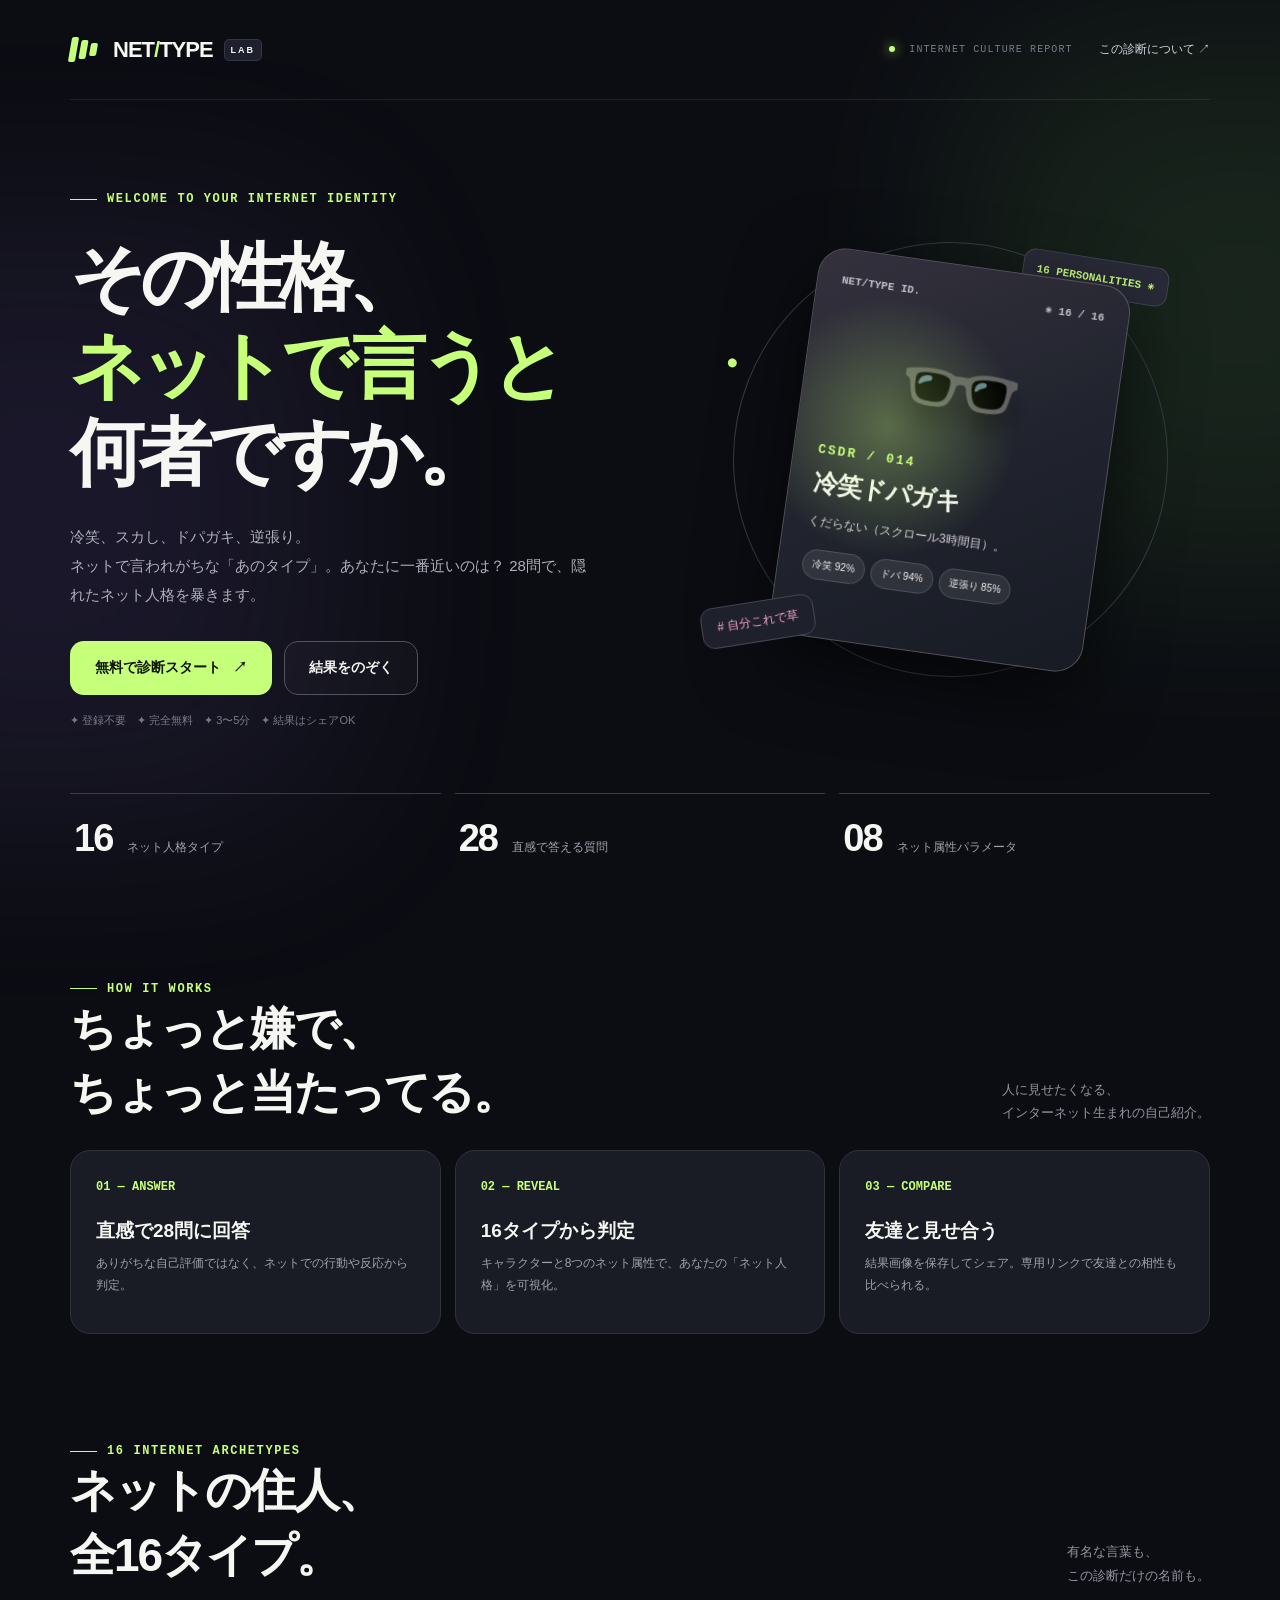
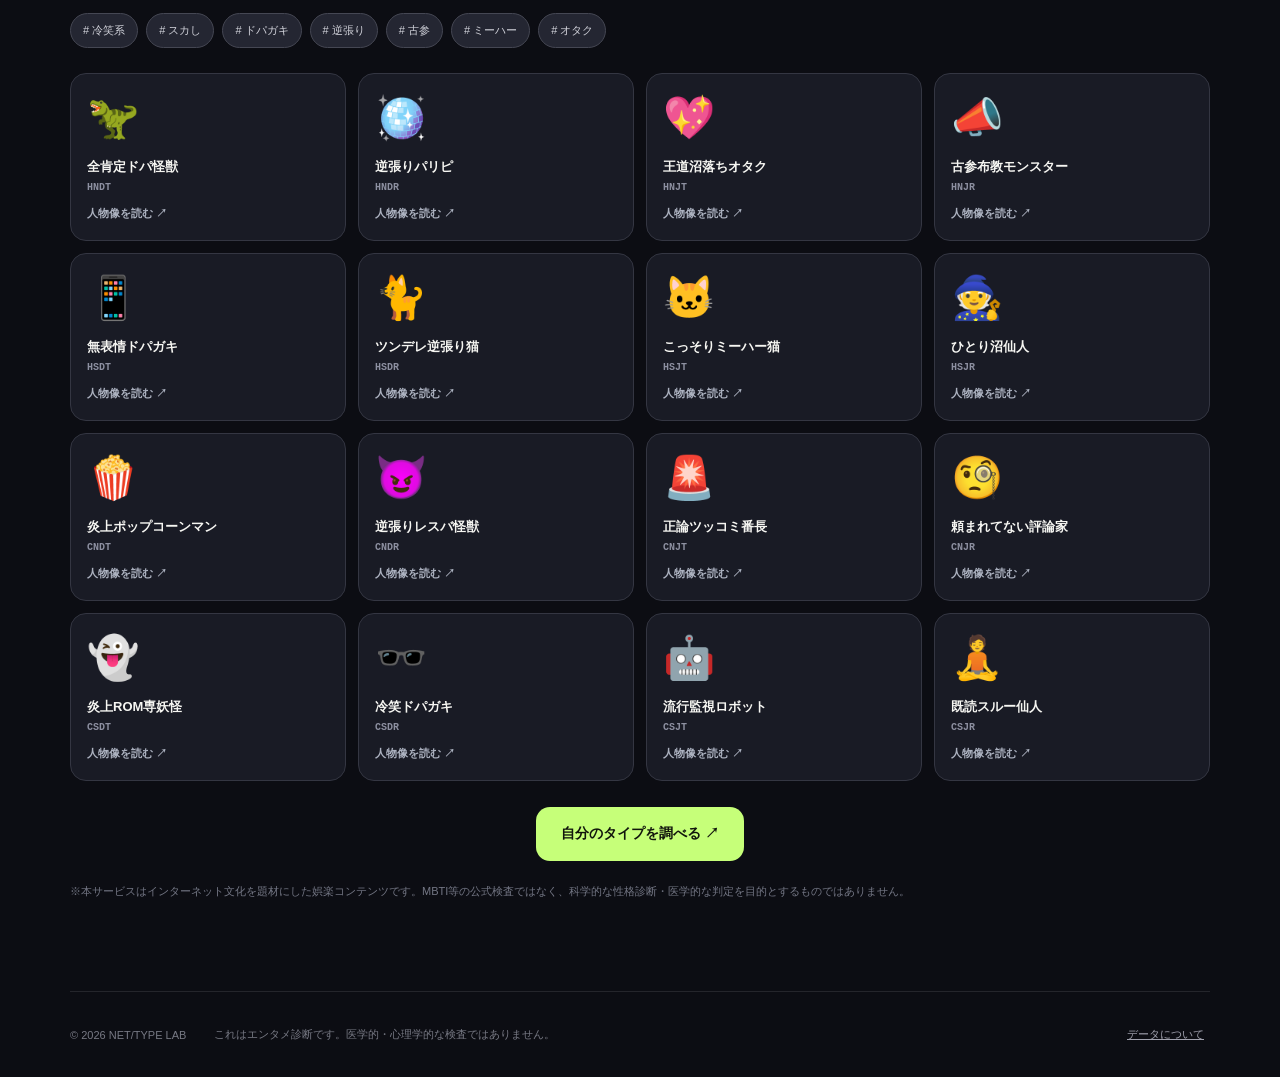
<file: index.html>
<!doctype html>
<html lang="ja">
<head>
  <meta charset="UTF-8">
  <meta name="viewport" content="width=device-width, initial-scale=1, viewport-fit=cover">
  <meta name="theme-color" content="#0c0d13">
  <meta name="description" content="その性格、ネットで言うと何者？ 28問で見つける16タイプのネット人格診断。冷笑・スカし・ドパガキ・逆張りまで。">
  <meta property="og:type" content="website">
  <meta property="og:title" content="NET/TYPE — ネット人格診断">
  <meta property="og:description" content="その性格、ネットで言うと何者？ 28問で暴くネット人格16タイプ。">
  <title>NET/TYPE — ネット人格診断</title>
  <link rel="icon" href="data:image/svg+xml,%3Csvg xmlns='http://www.w3.org/2000/svg' viewBox='0 0 64 64'%3E%3Crect width='64' height='64' rx='15' fill='%230c0d13'/%3E%3Cpath d='M12 19h11v26H12zm16 0h11v26H28zm16 0h8v26h-8z' fill='%23c7ff73'/%3E%3C/svg%3E">
  <link rel="stylesheet" href="styles.css">
  <script src="app.js" defer></script>
</head>
<body>
  <div class="ambient ambient-a" aria-hidden="true"></div>
  <div class="ambient ambient-b" aria-hidden="true"></div>
  <header class="site-header shell">
    <button class="brand" id="homeButton" aria-label="トップページに戻る"><span class="brand-icon" aria-hidden="true"><span></span><span></span><span></span></span><span>NET<span class="brand-slash">/</span>TYPE</span><span class="brand-suffix">LAB</span></button>
    <div class="header-right"><span class="header-status"><span class="live-dot"></span> INTERNET CULTURE REPORT</span><button class="top-link" id="aboutButton">この診断について <span aria-hidden="true">↗</span></button></div>
  </header>
  <main id="app" class="shell" aria-live="polite"></main>
  <footer class="site-footer shell"><span>© 2026 NET/TYPE LAB</span><span>これはエンタメ診断です。医学的・心理学的な検査ではありません。</span><button id="privacyButton">データについて</button></footer>
  <div id="toast" class="toast" role="status" aria-live="polite"></div>
</body>
</html>
</file>
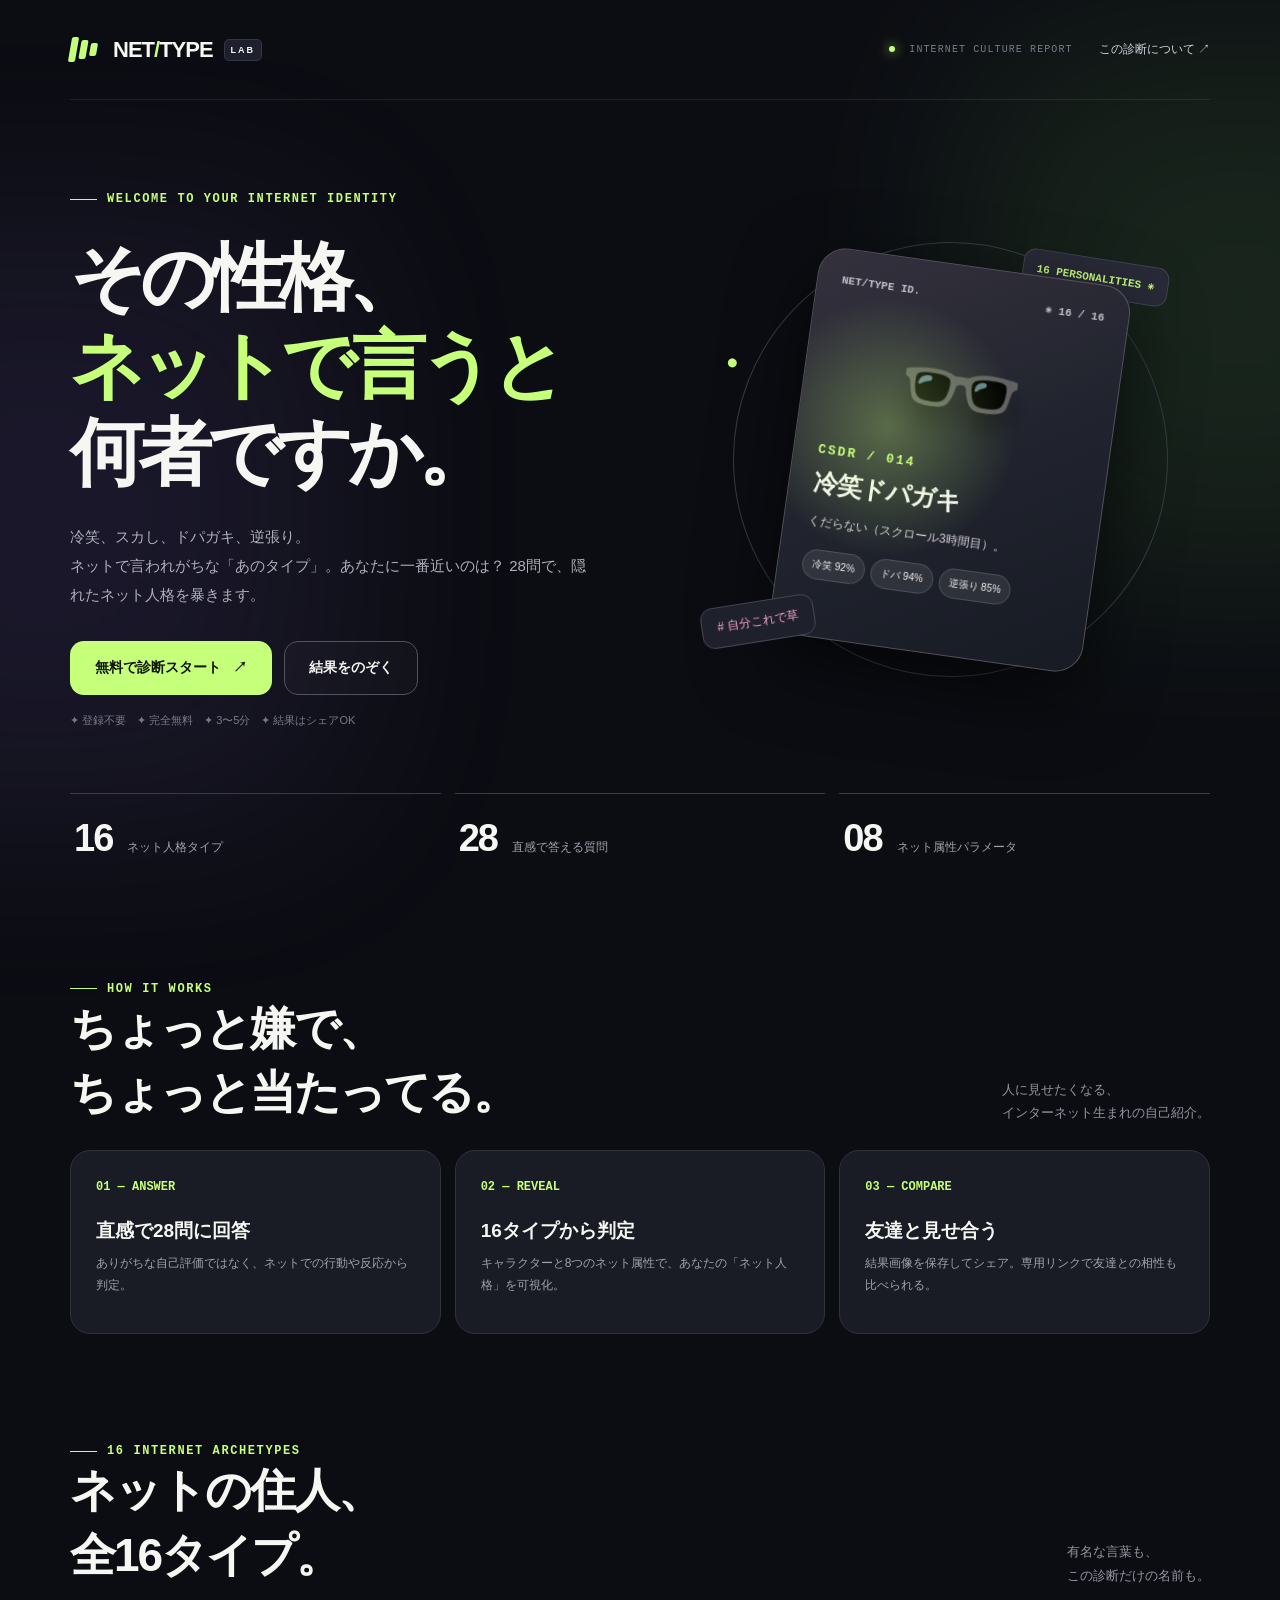
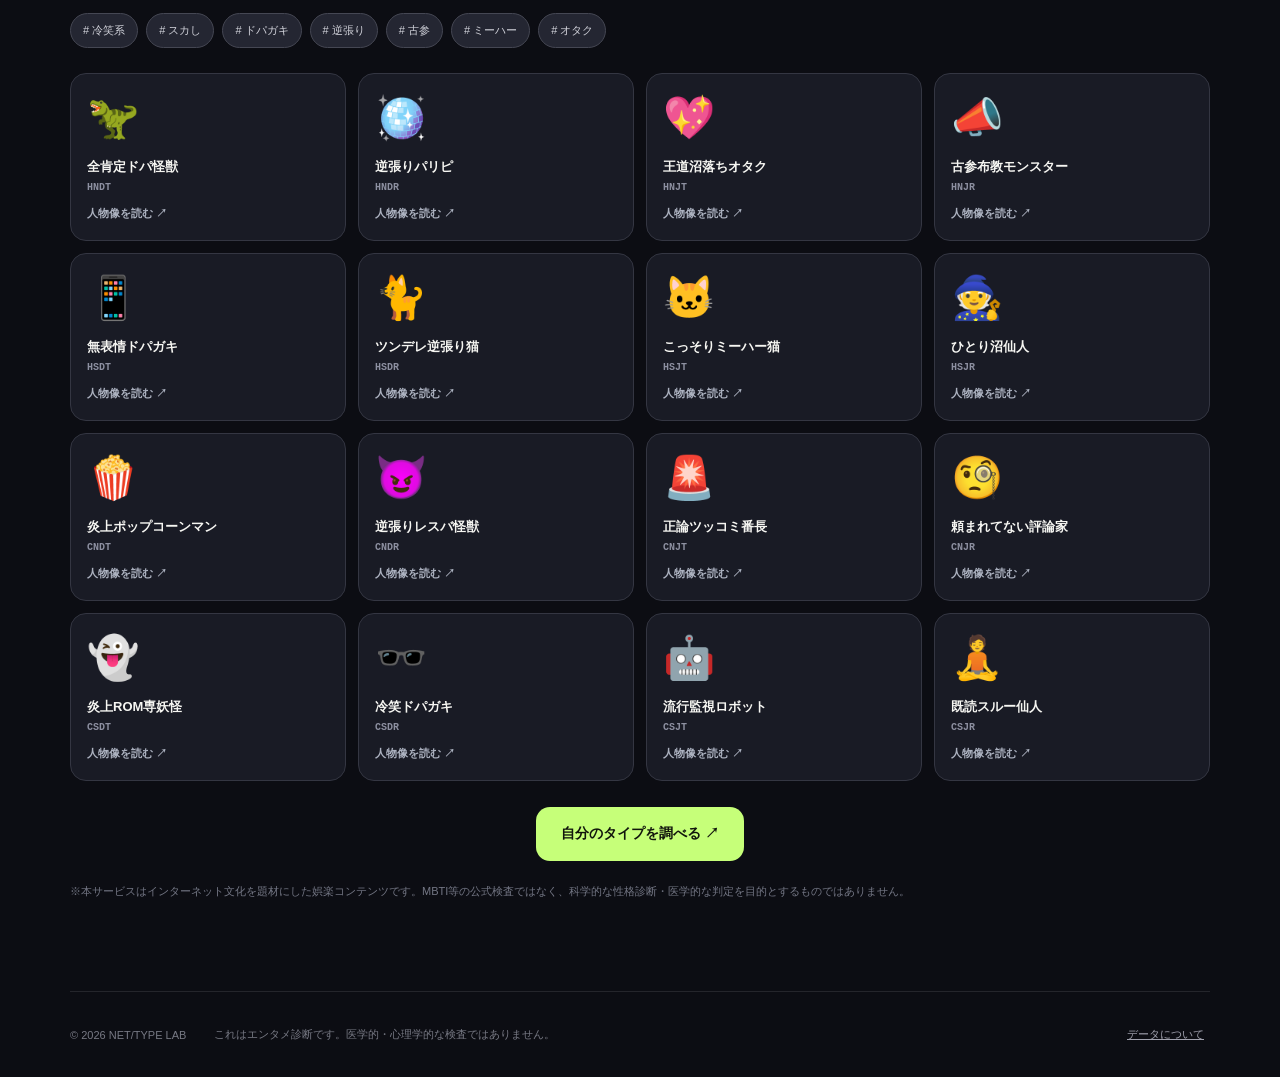
<file: nettype_standalone.html>
<!doctype html>
<html lang="ja">
<head>
  <meta charset="UTF-8">
  <meta name="viewport" content="width=device-width, initial-scale=1, viewport-fit=cover">
  <meta name="theme-color" content="#0c0d13">
  <meta name="description" content="その性格、ネットで言うと何者？ 28問で見つける16タイプのネット人格診断。冷笑・スカし・ドパガキ・逆張りまで。">
  <meta property="og:type" content="website">
  <meta property="og:title" content="NET/TYPE — ネット人格診断">
  <meta property="og:description" content="その性格、ネットで言うと何者？ 28問で暴くネット人格16タイプ。">
  <title>NET/TYPE — ネット人格診断</title>
  <link rel="icon" href="data:image/svg+xml,%3Csvg xmlns='http://www.w3.org/2000/svg' viewBox='0 0 64 64'%3E%3Crect width='64' height='64' rx='15' fill='%230c0d13'/%3E%3Cpath d='M12 19h11v26H12zm16 0h11v26H28zm16 0h8v26h-8z' fill='%23c7ff73'/%3E%3C/svg%3E">
  <style>
:root{color-scheme:dark;--bg:#0c0d13;--panel:#171923;--panel2:#1e202d;--line:#333541;--text:#f6f6f2;--muted:#a0a1ae;--lime:#c6ff79;--purple:#b99bff;--pink:#f4a5cb;--orange:#ffb775;--radius:24px;--font:-apple-system,BlinkMacSystemFont,"Hiragino Kaku Gothic ProN","Hiragino Sans","Yu Gothic",Meiryo,sans-serif}
*{box-sizing:border-box}html{scroll-behavior:smooth}body{margin:0;min-height:100dvh;background:var(--bg);color:var(--text);font-family:var(--font);-webkit-font-smoothing:antialiased}button,input{font:inherit}button{cursor:pointer}button:focus-visible,a:focus-visible{outline:3px solid var(--lime);outline-offset:4px}a{color:inherit}::selection{background:var(--lime);color:var(--bg)}.shell{width:min(1140px,calc(100% - 48px));margin-inline:auto}.ambient{position:fixed;pointer-events:none;filter:blur(110px);opacity:.1;z-index:-1}.ambient-a{width:520px;height:520px;top:5%;right:-220px;background:#89f96e}.ambient-b{width:580px;height:580px;left:-250px;bottom:10%;background:#9578eb}.site-header{height:100px;display:flex;align-items:center;justify-content:space-between;border-bottom:1px solid rgba(255,255,255,.09)}.brand{background:none;border:0;color:var(--text);display:flex;align-items:center;gap:8px;padding:0;font-family:Arial,sans-serif;font-size:22px;letter-spacing:-1px;font-weight:900}.brand-icon{display:flex;gap:3px;align-items:center;margin-right:8px;transform:skew(-10deg)}.brand-icon span{width:7px;height:25px;background:var(--lime);border-radius:2px}.brand-icon span:nth-child(2){height:19px}.brand-icon span:nth-child(3){height:13px}.brand-slash{color:var(--lime)}.brand-suffix{font-size:9px;letter-spacing:2px;background:var(--panel2);border:1px solid var(--line);padding:5px 6px;border-radius:5px;margin-left:3px;vertical-align:middle}.header-right{display:flex;gap:26px;align-items:center}.header-status{font-family:monospace;font-size:10px;letter-spacing:1.1px;color:#777b88}.live-dot{display:inline-block;width:6px;height:6px;border-radius:50%;background:var(--lime);margin-right:7px;box-shadow:0 0 12px var(--lime)}.top-link{background:none;border:0;color:#d0d0d6;font-size:12px;padding:8px 0}.top-link:hover{color:var(--lime)}.site-footer{margin-top:90px;border-top:1px solid rgba(255,255,255,.1);min-height:86px;display:flex;align-items:center;gap:28px;color:#777984;font-size:11px;flex-wrap:wrap;padding-block:22px}.site-footer button{border:0;background:none;color:var(--muted);text-decoration:underline;margin-left:auto}.eyebrow{display:flex;align-items:center;gap:10px;font-size:12px;font-family:monospace;letter-spacing:1.6px;color:var(--lime);font-weight:700}.eyebrow::before{content:"";width:27px;height:1px;background:var(--lime)}h1,h2,h3,p{margin:0}h1{font-weight:900;letter-spacing:-.075em;line-height:1.18}h2{font-weight:850;letter-spacing:-.045em}.muted{color:var(--muted)}.hero{padding:92px 0 65px;display:grid;grid-template-columns:minmax(0,1.06fr) minmax(300px,.94fr);align-items:center;min-height:645px;gap:36px}.hero h1{font-size:clamp(44px,5.8vw,75px);margin:28px 0 25px}.hero h1 .highlight{color:var(--lime)}.hero-lede{font-size:15px;line-height:1.95;color:#aeb0bb;max-width:520px}.hero-cta{margin-top:31px;display:flex;gap:12px;align-items:center;flex-wrap:wrap}.btn{display:inline-flex;justify-content:center;align-items:center;gap:12px;border:1px solid transparent;padding:16px 24px;border-radius:14px;font-weight:850;font-size:14px;text-decoration:none;transition:transform .15s,background .15s,border-color .15s;min-height:54px}.btn:hover:not(:disabled){transform:translateY(-2px)}.btn:disabled{opacity:.45;cursor:not-allowed}.btn-primary{background:var(--lime);color:#11150c}.btn-primary:hover{background:#d8ffa8}.btn-outline{color:var(--text);border-color:#525360;background:rgba(255,255,255,.025)}.btn-outline:hover{border-color:var(--lime)}.btn-soft{background:#292b37;color:var(--text)}.btn-sm{font-size:12px;min-height:40px;padding:10px 14px;border-radius:10px}.hero-fine{margin-top:18px;color:#777b87;font-size:11px}.hero-art{min-height:480px;position:relative;display:flex;justify-content:center;align-items:center}.art-ring{position:absolute;border:1px solid #373c43;border-radius:50%;width:435px;height:435px;transform:rotate(-24deg)}.art-ring:after{content:"";position:absolute;left:12%;top:8%;width:9px;height:9px;background:var(--lime);border-radius:50%}.art-orbit{position:absolute;right:8%;top:8%;padding:12px 13px;background:#282a37;border:1px solid #424553;border-radius:12px;font:700 11px monospace;color:var(--lime);transform:rotate(9deg)}.art-mini{position:absolute;bottom:12%;left:2%;padding:11px 15px;background:#1e202b;border:1px solid #454655;border-radius:12px;font-size:12px;color:var(--pink);transform:rotate(-9deg)}.sample-card{background:linear-gradient(150deg,#34313d 0%,#21242e 51%,#171b24 100%);border:1px solid #55515b;border-radius:28px;width:315px;min-height:390px;box-shadow:0 25px 75px #0009;transform:rotate(8deg);padding:25px 24px;position:relative;overflow:hidden}.sample-card:after{content:"";position:absolute;width:280px;height:280px;background:radial-gradient(circle,#c8fd7950,transparent 65%);left:-50px;top:30px;pointer-events:none}.sample-top{display:flex;justify-content:space-between;font:700 11px monospace;color:#bec0c9}.sample-emoji{font-size:102px;line-height:1.35;position:relative;text-align:center;padding:18px 0 0;filter:drop-shadow(0 20px 12px #0006)}.sample-id{font:900 13px monospace;color:var(--lime);letter-spacing:2px}.sample-card h3{font-size:25px;margin:9px 0 12px;letter-spacing:-1px}.sample-card p{color:#d7d1db;font-size:12px;line-height:1.7}.sample-bottom{display:flex;gap:6px;margin-top:18px;flex-wrap:wrap}.tag{padding:7px 9px;background:#ffffff14;border:1px solid #ffffff26;border-radius:999px;font-size:10px}.info-strip{display:grid;grid-template-columns:repeat(3,1fr);gap:14px}.info-stat{border-top:1px solid #383a44;padding:23px 4px 12px;display:flex;gap:15px;align-items:baseline}.info-stat strong{font:900 38px Arial;letter-spacing:-2px}.info-stat span{font-size:12px;color:var(--muted)}.section{margin-top:110px}.section-head{display:flex;justify-content:space-between;align-items:end;gap:20px;margin-bottom:26px}.section h2{font-size:clamp(29px,4vw,46px);line-height:1.4}.section-sub{font-size:13px;color:#9295a1;line-height:1.8}.features{display:grid;grid-template-columns:repeat(3,minmax(0,1fr));gap:14px}.feature{padding:25px;background:#191b25;border:1px solid #30323e;border-radius:20px;min-height:184px}.feature-num{color:var(--lime);font:700 12px monospace}.feature h3{margin:24px 0 9px;font-size:19px}.feature p{color:var(--muted);font-size:12px;line-height:1.8}.pills{display:flex;gap:8px;flex-wrap:wrap}.pill{font-size:11px;border:1px solid #454753;background:#242632;padding:9px 12px;border-radius:999px;color:#d2d3db}.types-preview{display:grid;grid-template-columns:repeat(4,1fr);gap:12px;margin-top:25px}.type-tile{border:1px solid #343642;border-radius:16px;background:#191b25;padding:19px 16px;min-height:158px;display:flex;flex-direction:column;align-items:flex-start;transition:transform .2s,border .2s}.type-tile:hover{transform:translateY(-4px);border-color:var(--lime)}.tile-emoji{font-size:42px;margin:0 0 16px}.type-tile strong{font-size:13px}.type-tile small{font:700 10px monospace;color:#8d90a1;margin-top:6px}.disclaimer{font-size:11px;color:#737684;line-height:1.85}.question-wrap{max-width:820px;margin:76px auto 35px;min-height:580px}.question-top{display:flex;align-items:center;justify-content:space-between;font:800 11px monospace;letter-spacing:1px;color:#9da0ad;gap:12px}.question-num{font-size:14px;color:var(--lime)}.progress-track{margin-top:19px;height:6px;background:#2b2d39;border-radius:100px;overflow:hidden}.progress-fill{height:100%;background:var(--lime);border-radius:100px;transition:width .25s}.question-panel{padding:52px 46px 38px;margin-top:34px;background:#191b25;border:1px solid #393a48;border-radius:28px}.question-panel h2{font-size:clamp(24px,3.9vw,37px);line-height:1.55;min-height:100px}.question-prompt{font-size:12px;color:var(--lime);letter-spacing:1px;font-weight:800;margin-bottom:12px}.choice-ends{display:grid;grid-template-columns:1fr 1fr;gap:28px;margin:24px 0 16px}.choice-end{font-size:14px;line-height:1.6;font-weight:700}.choice-end:last-child{text-align:right}.choice-ends .first{color:var(--purple)}.choice-ends .last{color:var(--lime)}.choices{display:grid;grid-template-columns:repeat(5,1fr);gap:10px}.choice{height:68px;border:1px solid #424552;border-radius:14px;background:#242631;color:#abaeba;font-weight:900;font-size:16px}.choice:hover{border-color:#9695a1;background:#2d303d}.choice[aria-pressed="true"]{background:var(--lime);border-color:var(--lime);color:#111610;box-shadow:0 0 0 3px #c6ff7920}.choice:nth-child(1)[aria-pressed="true"],.choice:nth-child(2)[aria-pressed="true"]{background:var(--purple);border-color:var(--purple)}.choice-caption{margin-top:12px;display:flex;justify-content:space-between;color:#707382;font:11px monospace}.question-actions{display:flex;justify-content:space-between;gap:12px;margin-top:26px}.question-help{font-size:11px;color:#848694;text-align:center;margin-top:18px}.result-wrap{max-width:980px;margin:55px auto 20px}.result-hero{border:1px solid #3e414d;border-radius:30px;background:radial-gradient(ellipse at 75% 10%,#39442c,transparent 49%),linear-gradient(145deg,#252735,#171922 75%);padding:36px;position:relative;overflow:hidden}.result-kicker{display:flex;align-items:center;justify-content:space-between;gap:10px;color:var(--lime);font:800 12px monospace;letter-spacing:1px}.result-feature{display:grid;grid-template-columns:1fr 230px;align-items:center;gap:20px;padding:35px 0 17px}.result-hero .display-emoji{font-size:145px;text-align:center;line-height:1.2;filter:drop-shadow(0 22px 24px #0007);transform:rotate(-8deg)}.result-hero h1{font-size:clamp(34px,5vw,60px);letter-spacing:-.06em;margin:8px 0 18px}.result-hero .type-code{color:var(--lime);font:900 14px monospace;letter-spacing:2px}.result-hero .tagline{font-size:17px;line-height:1.7;color:#f6f3ef;font-weight:700}.result-hero .type-desc{font-size:14px;color:#acafbb;line-height:2;margin-top:17px;max-width:650px}.result-actions{display:flex;flex-wrap:wrap;gap:10px;border-top:1px solid #ffffff20;padding-top:28px;margin-top:10px}.result-body{display:grid;grid-template-columns:1.2fr .8fr;gap:16px;margin-top:16px}.result-panel{background:var(--panel);border:1px solid #343744;border-radius:24px;padding:28px}.result-panel h2{font-size:20px;margin-bottom:8px}.result-panel .subtitle{font-size:12px;color:#9194a2;line-height:1.8;margin-bottom:24px}.stat-row{margin:18px 0}.stat-labels{display:flex;justify-content:space-between;align-items:center;margin-bottom:9px;font-size:12px}.stat-labels strong{font:800 13px monospace}.bar{height:9px;border-radius:99px;background:#323442;overflow:hidden}.bar-fill{background:var(--lime);height:100%;border-radius:99px}.axis-name{display:flex;justify-content:space-between;font-size:10px;color:#777b88;margin-top:6px}.trait-list{display:flex;gap:7px;flex-wrap:wrap;margin-top:15px}.trait{border-radius:999px;padding:7px 11px;background:#323140;border:1px solid #494657;font-size:11px}.insight{padding:17px 0;border-top:1px solid #343744}.insight strong{display:block;font-size:12px;color:var(--lime);margin-bottom:8px}.insight p{font-size:13px;line-height:1.9;color:#c1c3cc}.mini-panel{margin-top:16px}.compare-panel{margin-top:16px;padding:27px;background:linear-gradient(110deg,#292538,#1a2026);border:1px solid #514c5c;border-radius:23px}.compare-panel h2{font-size:23px}.compare-panel p{font-size:13px;color:#c1becc;line-height:1.9;margin:10px 0 18px}.versus{display:flex;align-items:center;justify-content:space-between;gap:12px;margin:19px 0}.versus .person{text-align:center;flex:1}.versus .person .emoji{font-size:55px}.versus .person strong{display:block;margin-top:8px;font-size:13px}.versus .vs{color:var(--lime);font:900 21px monospace}.score-big{font:900 57px Arial;color:var(--lime);letter-spacing:-3px}.premium{margin-top:16px;border:1px solid #474052;background:linear-gradient(130deg,#282338,#1b1a25);border-radius:23px;padding:28px;display:flex;align-items:center;justify-content:space-between;gap:20px}.premium .premium-title{font-size:22px;font-weight:850;margin:8px 0}.premium p{color:#aaa5b8;font-size:13px;line-height:1.75}.premium-price{font-size:24px;font-weight:900;white-space:nowrap}.premium-note{font-size:11px;color:#b3a3ce;margin-top:8px}.below-actions{margin:27px 0 0;display:flex;gap:9px;flex-wrap:wrap}.about-wrap{max-width:790px;margin:72px auto 0;line-height:1.9}.about-wrap h1{font-size:43px;margin:25px 0}.about-wrap h2{font-size:23px;margin:30px 0 13px}.about-wrap p,.about-wrap li{color:#b4b6c1;font-size:14px;line-height:2}.about-wrap ul{padding-left:20px}.close-about{margin-top:22px}.error-message{margin:70px auto;max-width:580px;padding:28px;background:#211c24;border:1px solid #654855;border-radius:20px}.error-message h2{margin-bottom:12px}.toast{position:fixed;bottom:24px;left:50%;transform:translate(-50%,30px);z-index:100;max-width:calc(100% - 30px);font-size:13px;font-weight:700;border:1px solid #727780;background:#242734;color:white;padding:12px 19px;border-radius:12px;opacity:0;pointer-events:none;transition:opacity .25s,transform .25s;box-shadow:0 15px 40px #0008}.toast.visible{opacity:1;transform:translate(-50%,0)}.sr-only{position:absolute;width:1px;height:1px;padding:0;margin:-1px;overflow:hidden;clip:rect(0,0,0,0);white-space:nowrap;border:0}
@media (max-width:900px){.hero{grid-template-columns:1fr 340px;gap:8px}.hero h1{font-size:53px}.hero-art{transform:scale(.82);transform-origin:center}.result-feature{grid-template-columns:1fr 160px}.result-hero .display-emoji{font-size:112px}.info-stat strong{font-size:30px}}
@media(max-width:700px){.shell{width:min(100% - 32px,520px)}.site-header{height:72px}.brand{font-size:19px}.brand-icon span{height:20px;width:6px}.brand-icon span:nth-child(2){height:15px}.brand-icon span:nth-child(3){height:11px}.brand-suffix{font-size:8px}.header-status{display:none}.top-link{font-size:11px}.hero{padding:60px 0 25px;display:flex;flex-direction:column;gap:5px;align-items:stretch;min-height:0}.hero h1{font-size:clamp(42px,10.4vw,62px);margin:20px 0}.hero-lede{font-size:13px;line-height:2}.hero-cta{margin-top:24px}.hero-cta .btn-primary{flex:1}.hero-art{min-height:345px;transform:scale(.7);margin:-38px 0 -54px}.hero-art .sample-card{flex-shrink:0}.info-strip{gap:9px}.info-stat{flex-direction:column;gap:2px;padding:16px 3px}.info-stat strong{font-size:30px}.info-stat span{font-size:10px}.section{margin-top:70px}.section h2{font-size:28px}.section-head{display:block}.section-sub{margin-top:9px}.features{grid-template-columns:1fr;gap:10px}.feature{min-height:0;padding:18px}.feature h3{margin:10px 0 6px}.types-preview{grid-template-columns:repeat(2,1fr);gap:9px}.type-tile{min-height:135px;padding:14px}.tile-emoji{margin-bottom:11px;font-size:34px}.question-wrap{margin:45px auto 0;min-height:560px}.question-panel{padding:31px 20px 23px;margin-top:23px;border-radius:23px}.question-panel h2{font-size:23px;min-height:110px}.choice-ends{gap:14px;margin:26px 0 15px}.choice-end{font-size:12px}.choices{gap:5px}.choice{height:62px;border-radius:10px;font-size:15px}.choice-caption{font-size:9px}.question-actions .btn{padding:14px 15px}.result-wrap{margin-top:22px}.result-hero{padding:23px;border-radius:24px}.result-feature{grid-template-columns:1fr 90px;gap:4px;padding:28px 0 16px}.result-hero h1{font-size:34px}.result-hero .display-emoji{font-size:75px}.result-hero .tagline{font-size:15px}.result-hero .type-desc{font-size:12px}.result-kicker{font-size:10px}.result-actions .btn{flex:1;font-size:11px;padding:12px 11px;min-height:47px}.result-body{grid-template-columns:1fr;gap:11px}.result-panel{padding:22px}.compare-panel,.premium{padding:22px}.premium{display:block}.premium-price{margin-top:12px}.site-footer{margin-top:60px;gap:10px;font-size:10px}.site-footer button{margin-left:0}.about-wrap{margin-top:45px}.about-wrap h1{font-size:31px}}
@media(prefers-reduced-motion:reduce){*,*:before,*:after{scroll-behavior:auto!important;animation:none!important;transition:none!important}}

/* v3: type-specific editorial profiles */
.type-tile-button{font-family:inherit;text-align:left;color:var(--text);cursor:pointer;width:100%;}
.type-tile-button:hover .tile-read,.type-tile-button:focus-visible .tile-read{color:var(--lime)}
.tile-read{font-size:11px;font-weight:700;color:#acb2c0;margin-top:auto;padding-top:13px}
.story-section{margin-top:16px;background:linear-gradient(160deg,#222432,#171923 64%);border:1px solid #383c4a;border-radius:25px;padding:30px;overflow:hidden}
.story-head h2{font-size:clamp(23px,3vw,31px);margin:14px 0 9px;letter-spacing:-.04em}
.story-head>p{font-size:12px;color:#979bad;line-height:1.9}
.story-lead{font-size:15px;line-height:2.15;color:#e6e8ee;margin:23px 0 25px;border-left:3px solid var(--lime);padding-left:17px}
.story-grid{display:grid;grid-template-columns:repeat(2,minmax(0,1fr));gap:12px}
.story-item{border:1px solid #383c49;border-radius:18px;background:#161822;padding:22px}
.story-item.story-full{grid-column:1/-1;background:#1c202a}
.story-index{font:700 11px monospace;color:var(--lime);letter-spacing:.9px}
.story-item h3{font-size:16px;margin:11px 0 11px;letter-spacing:-.02em}
.story-item p{font-size:13px;line-height:2;color:#babdc9}
.type-detail-wrap{max-width:980px;margin:42px auto 20px}
.text-back{background:none;border:0;color:#bec1ca;padding:9px 0;margin-bottom:18px;font-size:13px}
.text-back:hover{color:var(--lime)}
.type-detail-hero{padding:32px;border:1px solid #41454b;border-radius:26px;background:radial-gradient(ellipse at 88% 8%,#34442d,transparent 60%),#1d202b}
.detail-hero-inner{display:grid;grid-template-columns:1fr 170px;gap:16px;align-items:center;margin:24px 0 18px}
.type-detail-hero h1{font-size:clamp(30px,5vw,50px);margin-bottom:12px}
.type-detail-hero .tagline{color:#d7e0d1;font-size:16px;font-weight:700;line-height:1.7}
.detail-summary{max-width:670px;margin-top:17px;color:#aeb3be;font-size:13px;line-height:1.95}
.detail-emoji{font-size:110px;line-height:1;text-align:center;filter:drop-shadow(0 10px 14px #0007)}
.detail-pros{margin-top:16px}
.type-page-actions{display:flex;justify-content:space-between;gap:10px;margin:22px 0 14px}
.type-page-actions .btn{flex:1}
@media(max-width:700px){
 .story-section{padding:20px;border-radius:20px}
 .story-lead{font-size:13px;line-height:2.05;margin:19px 0}
 .story-grid{grid-template-columns:1fr}
 .story-item.story-full{grid-column:auto}
 .story-item{padding:18px}
 .story-item h3{font-size:15px}
 .story-item p{font-size:12px}
 .type-detail-wrap{margin-top:20px}
 .type-detail-hero{padding:22px}
 .detail-hero-inner{grid-template-columns:1fr 75px;gap:8px}
 .detail-emoji{font-size:65px}
 .type-detail-hero .tagline{font-size:14px}
 .type-page-actions .btn{font-size:12px;padding:12px 10px}
}

</style>

</head>
<body>
  <div class="ambient ambient-a" aria-hidden="true"></div>
  <div class="ambient ambient-b" aria-hidden="true"></div>
  <header class="site-header shell">
    <button class="brand" id="homeButton" aria-label="トップページに戻る"><span class="brand-icon" aria-hidden="true"><span></span><span></span><span></span></span><span>NET<span class="brand-slash">/</span>TYPE</span><span class="brand-suffix">LAB</span></button>
    <div class="header-right"><span class="header-status"><span class="live-dot"></span> INTERNET CULTURE REPORT</span><button class="top-link" id="aboutButton">この診断について <span aria-hidden="true">↗</span></button></div>
  </header>
  <main id="app" class="shell" aria-live="polite"></main>
  <footer class="site-footer shell"><span>© 2026 NET/TYPE LAB</span><span>これはエンタメ診断です。医学的・心理学的な検査ではありません。</span><button id="privacyButton">データについて</button></footer>
  <div id="toast" class="toast" role="status" aria-live="polite"></div>
<script>
/* NET/TYPE LAB — 28問・16タイプのネット人格診断。ライブラリ・外部API不要。 */
(() => {
  'use strict';

  const AXES = [
    {id:'cold', title:'熱狂 / 冷笑', low:'熱狂', high:'冷笑', lowCode:'H', highCode:'C', scoreLabel:'冷笑度', explainLow:'人の熱意に共感し、まっすぐ楽しめる。', explainHigh:'物事を一歩引いて観察し、熱量を冷静に受け止める。'},
    {id:'skim', title:'全乗っかり / スカし', low:'全乗っかり', high:'スカし', lowCode:'N', highCode:'S', scoreLabel:'スカし度', explainLow:'その場のノリに参加して、盛り上げるのが得意。', explainHigh:'ノリに巻き込まれず、自分の距離感を守る。'},
    {id:'dop', title:'じっくり / ドパミン', low:'じっくり', high:'ドパミン', lowCode:'J', highCode:'D', scoreLabel:'ドパガキ度', explainLow:'好きなものをじっくり味わい、深く楽しめる。', explainHigh:'新しい刺激を見つけるのが早く、好奇心が尽きない。'},
    {id:'contrary', title:'ミーハー / 逆張り', low:'ミーハー', high:'逆張り', lowCode:'T', highCode:'R', scoreLabel:'逆張り度', explainLow:'みんなが楽しんでいる流行を素直に楽しめる。', explainHigh:'王道に流されず、自分だけの好みを探しがち。'}
  ];
  const BONUSES = [
    {id:'approval', label:'承認欲求'}, {id:'posting', label:'SNS発信度'},
    {id:'otaku', label:'オタク濃度'}, {id:'watch', label:'炎上ウォッチ度'}
  ];

  // 「positive」: 右の選択肢ほどそのスコアが上がる。左が高い場合は false。
  const BANK = [
    {axis:'cold',q:'友達が熱い夢や目標を語り始めた。',left:'自分もワクワクして応援する',right:'まず現実的に考えてしまう',positive:true},
    {axis:'skim',q:'友達同士で急に謎の大喜利が始まった。',left:'自分もノリノリで参戦する',right:'静かに見守っている',positive:true},
    {axis:'dop',q:'短い動画が次々に流れてくる。',left:'気づけばずっと見ている',right:'適当なところで切り上げる',positive:false},
    {axis:'contrary',q:'好きだった作品が突然大バズりした。',left:'仲間が増えて嬉しい',right:'少し距離を置きたくなる',positive:true},
    {axis:'approval',q:'SNSに投稿したら、いいねが予想より少なかった。',left:'特に気にならない',right:'少し気になって見返す',positive:true},
    {axis:'posting',q:'最高に面白いものを見つけた。',left:'まずは自分で楽しむ',right:'すぐ誰かに共有したい',positive:true},
    {axis:'cold',q:'誰かが全力で応援している姿を見た。',left:'その熱量に感化される',right:'ちょっと大げさだと思う',positive:true},
    {axis:'skim',q:'友達から突然しょうもないボケを振られた。',left:'全力で拾って返す',right:'あえて流してしまう',positive:true},
    {axis:'dop',q:'気になる動画が1時間の長編だった。',left:'倍速か要点だけで見たい',right:'最初からじっくり見る',positive:false},
    {axis:'contrary',q:'みんなが絶賛している作品を見つけた。',left:'素直に気になってしまう',right:'本当に面白いか疑ってしまう',positive:true},
    {axis:'otaku',q:'作品や趣味にハマり始めた。',left:'気になるところだけ楽しむ',right:'裏設定や歴史まで調べる',positive:true},
    {axis:'watch',q:'SNSで大きな言い争いを見つけた。',left:'疲れるので閉じる',right:'つい経緯を追ってしまう',positive:true},
    {axis:'cold',q:'仲のいい人が新しい挑戦を始めた。',left:'まずはすごい！と言いたい',right:'成功するまでは様子を見る',positive:true},
    {axis:'skim',q:'グループチャットが謎テンションになっている。',left:'スタンプやコメントで乗る',right:'既読だけつけて見守る',positive:true},
    {axis:'dop',q:'ゲームでイベントが同時に3つ始まった。',left:'全部ちょっとずつ触りたい',right:'ひとつを最後まで楽しみたい',positive:false},
    {axis:'contrary',q:'ランキング1位のアイテムが気になった。',left:'王道から試してみる',right:'あえて別のものを探す',positive:true},
    {axis:'approval',q:'一番テンションが上がる褒められ方は？',left:'自分だけで成長を実感できる',right:'人からすごいと認められる',positive:true},
    {axis:'posting',q:'イベントに行って写真をたくさん撮った。',left:'思い出として自分で残す',right:'SNSにも載せて共有する',positive:true},
    {axis:'cold',q:'熱いポエムのような投稿が流れてきた。',left:'言いたいことはわかる',right:'少し気恥ずかしくなる',positive:true},
    {axis:'skim',q:'集合写真で「変顔しよう！」と言われた。',left:'真っ先に全力の変顔をする',right:'普通の顔で写りたい',positive:true},
    {axis:'dop',q:'暇な5分間が突然できた。',left:'何か新しい刺激を探す',right:'ぼーっとするのも好き',positive:false},
    {axis:'contrary',q:'大好きな曲が急にSNSの定番になった。',left:'みんなに聴かれて嬉しい',right:'ちょっと複雑な気分になる',positive:true},
    {axis:'otaku',q:'好きなものについて「おすすめ教えて」と聞かれた。',left:'短くおすすめを伝える',right:'背景までつい長く語る',positive:true},
    {axis:'watch',q:'知らない人同士のレスバが流れてきた。',left:'ほとんど興味がない',right:'結末まで追ってしまう',positive:true},
    {axis:'cold',q:'みんなが感動している動画を見た。',left:'自分も素直にグッとくる',right:'演出が気になってしまう',positive:true},
    {axis:'skim',q:'目の前で友達が盛大にスベった。',left:'さらに乗っかって笑いにする',right:'そっと話題を変える',positive:true},
    {axis:'dop',q:'SNSで新しい話題が次々に出てきた。',left:'全部チェックしておきたい',right:'好きな話題だけ深掘りする',positive:false},
    {axis:'contrary',q:'友達の間でみんな同じ作品にハマりだした。',left:'自分も一緒に楽しみたい',right:'自分なら別の作品を推したい',positive:true}
  ];

  const TYPES = {
    HNDT:{name:'全肯定ドパ怪獣',emoji:'🦖',tagline:'楽しいなら全部乗る。流行はとりあえず食べる。',desc:'流行にもノリにも秒速で乗れる、タイムラインの起爆剤。楽しいものを見つける速度が異常に速い。',good:'周囲を巻き込む熱量と、とりあえず楽しんでみる行動力。',bad:'勢いで予定を増やしすぎて、気づけば充電が0%。',traits:['元気の永久機関','初動最速','秒で沼る']},
    HNDR:{name:'逆張りパリピ',emoji:'🪩',tagline:'みんなと違う推しで、一人だけフェス開幕。',desc:'流行に乗るより、まだ知られていない面白さを発掘して叫ぶタイプ。反骨心すらエンタメに変える。',good:'未発掘の魅力を見つけ、独自の熱量で人を動かせる。',bad:'人気が出た途端、次の推しに移りたくなる。',traits:['布教に全力','隠れた名作好き','反骨ポジティブ']},
    HNJT:{name:'王道沼落ちオタク',emoji:'💖',tagline:'流行に乗ったら、気づけば一生その沼。',desc:'話題作を気軽に試し、気に入ったら深く長く愛するタイプ。盛り上がりにも温かく参加する。',good:'楽しいものを分かち合い、コミュニティを心地よくする。',bad:'周りに合わせすぎて、自分のペースを見失うことも。',traits:['推しに一途','共感力高め','おすすめ上手']},
    HNJR:{name:'古参布教モンスター',emoji:'📣',tagline:'これがバズる前から、全員にすすめてました。',desc:'マイナーな沼に深く潜り、魅力を熱く語る。布教したいのに有名になりすぎるとちょっと寂しい。',good:'深い知識と愛情で、知らなかった世界の扉を開ける。',bad:'古参であることを少しだけ誇りに思いすぎる。',traits:['好きが深い','長文おすすめ','古参の誇り']},
    HSDT:{name:'無表情ドパガキ',emoji:'📱',tagline:'顔は真顔、親指だけが爆速で動く。',desc:'普段は落ち着いて見えるのに、スマホの中では流行を爆速巡回。熱狂を表に出さないステルス型。',good:'情報への反応が速く、場に合わせて静かに楽しめる。',bad:'面白いと思っていることが人に伝わらない。',traits:['無言でバズ回収','内心大興奮','二面性あり']},
    HSDR:{name:'ツンデレ逆張り猫',emoji:'🐈',tagline:'別に好きじゃないし。保存しただけだし。',desc:'独自の流行センサーが鋭いのに、テンションの高さは隠しがち。好きなものほど素直になれない。',good:'人の目に流されない選球眼と、密かな情熱。',bad:'「興味ない」が口癖になって、本心を見失う。',traits:['素直じゃない','秘密の推し','発掘担当']},
    HSJT:{name:'こっそりミーハー猫',emoji:'🐱',tagline:'流行は全部チェック。反応はだいたい「へえ」。',desc:'人気のコンテンツをきちんと楽しむけれど、騒ぐよりじっくり味わいたい。控えめな流行好き。',good:'周りに流されすぎず、トレンドを穏やかに楽しめる。',bad:'実は好きなのに、興味がないと思われやすい。',traits:['静かなファン','じっくり消費','控えめ共感']},
    HSJR:{name:'ひとり沼仙人',emoji:'🧙',tagline:'みんなが知らない沼で、今日も一人で修行中。',desc:'人知れず深い沼に住む、静かな愛好家。騒がず、迎合せず、好きなものを自分のペースで守る。',good:'流行に揺らがない審美眼と、長く続く熱意。',bad:'好きなものを共有する機会まで逃しがち。',traits:['深い知識','隠れ名作好き','マイペース']},
    CNDT:{name:'炎上ポップコーンマン',emoji:'🍿',tagline:'騒ぎを見つけたら、まず観戦席を確保。',desc:'一歩引いた目線を保ちつつ、ネットの騒ぎには積極的に参加。ツッコミと反応の速さが武器。',good:'場の空気を読み、面白い切り口で会話を盛り上げる。',bad:'冗談が過ぎると、誰かを傷つけることがある。',traits:['ポップコーン常備','反応最速','ツッコミ上手']},
    CNDR:{name:'逆張りレスバ怪獣',emoji:'😈',tagline:'多数派を見ると、反論したくてうずうず。',desc:'世間のノリをそのまま受け取らず、あえて別の視点をぶつけに行く。議論も一種のエンタメ。',good:'多数派が見落とす矛盾を発見し、議論に刺激を与える。',bad:'言い方次第では、正しい指摘まで嫌われてしまう。',traits:['反論の天才','議論好き','逆から見る']},
    CNJT:{name:'正論ツッコミ番長',emoji:'🚨',tagline:'楽しんではいる。でもツッコミだけは止まらない。',desc:'人気コンテンツを楽しみながらも、矛盾やツッコミどころは見逃さない。冷静な観察者なのに会話は好き。',good:'愛のあるツッコミで、場に新しい視点を加えられる。',bad:'褒め言葉より先にツッコミが出てしまう。',traits:['観察眼が鋭い','皮肉が得意','楽しさも理解']},
    CNJR:{name:'頼まれてない評論家',emoji:'🧐',tagline:'呼ばれてないけど、ここから長文で解説します。',desc:'流行より自分の考えを優先し、じっくり考えてから口を開く。真剣な議論さえどこか俯瞰している。',good:'前提を疑う力と、筋道の通った説明。',bad:'会話の温度を下げるほど、正論を磨きがち。',traits:['前提を疑う','論点整理','じっくり反論']},
    CSDT:{name:'炎上ROM専妖怪',emoji:'👻',tagline:'発言ゼロ。炎上の経緯だけは完全把握。',desc:'表には出ないけれど最新の騒動には詳しい。何にも乗らず、誰より早くタイムラインを巡回する。',good:'冷静に情報の流れを把握し、余計な争いに巻き込まれない。',bad:'情報を追いすぎて、疲れに気づきにくい。',traits:['ROM専巡回員','最新騒動把握','無言で観測']},
    CSDR:{name:'冷笑ドパガキ',emoji:'🕶️',tagline:'くだらない（スクロール3時間目）。',desc:'刺激は大好き。でもそれを認めるのはちょっと悔しい。冷めた顔でネットの深みに潜っていく矛盾の人。',good:'話題へのアンテナが鋭く、熱狂に飲まれず面白さを見抜く。',bad:'何でも茶化してしまい、本当に好きなものまで隠しがち。',traits:['ツッコミ脳','秘密の中毒','冷めたフリ']},
    CSJT:{name:'流行監視ロボット',emoji:'🤖',tagline:'流行への参加はゼロ。情報収集だけ皆勤賞。',desc:'バズっているものを冷静に見つめる、タイムラインの気象予報士。熱狂よりも人々の反応そのものが面白い。',good:'俯瞰した観察力で、流行の本質や変化に気づける。',bad:'一歩引きすぎて、参加するタイミングを逃す。',traits:['俯瞰力高め','観測専門','事情通']},
    CSJR:{name:'既読スルー仙人',emoji:'🧘',tagline:'通知は見た。返事は来世にする。',desc:'騒がず、媚びず、むやみに動じない。自分の価値観を持つ一方、ネットの何に対しても距離を取りがち。',good:'流行に左右されず、独立した判断を続けられる。',bad:'余裕を演じすぎると、人から遠く見える。',traits:['マイペースの極み','静かな審判','ブレない自分']}
  };

  // タイプ別の読み物。4軸の判定ロジックとは独立して管理する。
  const TYPE_STORIES = {
  "HNDT": {
    "personality": "楽しそうなものを見つけると、考えるより先に体が動く。流行には素直に乗るし、誰かが盛り上がっていれば「それ何？ 自分もやる！」と飛び込んでいく。ネットでもリアルでも、あなたがいるだけで場の温度が少し上がるタイプ。",
    "habits": "気になる動画を保存した直後に別の動画を見始め、推しの候補だけが増えていく。グループチャットではリアクションが早く、面白そうなイベントを見つけるととりあえず全員を誘う。",
    "scene": "友達が「これ最近流行ってるよ」と言った瞬間、もう検索している。気づけば別の流行も見つけて、話題が三回脱線。本人は全部楽しいので、なぜ周りが追いつけないのか不思議に思っている。",
    "others": "「誘うと絶対楽しんでくれる人」。その明るさは強みだけど、毎回全力で乗るせいで予定もタブも増えがち。たまには一つを最後まで味わうと、好きがもっと深くなる。"
  },
  "HNDR": {
    "personality": "盛り上がるのは大好き。でも、みんなと同じものに熱狂するだけでは物足りない。まだ誰も知らないネタや作品に飛びつき、その面白さを誰より大きな声で語りたくなる、反骨心つきのムードメーカー。",
    "habits": "ランキングの上位より、コメント欄で一人だけ推されている作品が気になる。「それよりこっちのほうが面白い」が口癖なのに、紹介するときのテンションは誰より高い。",
    "scene": "みんなが話題作の感想で盛り上がる中、「いや、この無名作品を見て」と急にプレゼンが始まる。最初は全員ぽかんとしているのに、気づけば一人二人と布教に成功している。",
    "others": "「何でも面白くしてくれるけど、好みが読めない人」。発掘力は魅力。ただ、マイナーであること自体を好きになりすぎると、せっかくの推しが有名になった瞬間に複雑な顔をしがち。"
  },
  "HNJT": {
    "personality": "流行っているものを素直に楽しめるうえに、好きになったらとことん深い。一時的なブームとして消費するより、作品の登場人物や背景まで知りたくなる。友達と一緒に盛り上がりながら、いつの間にか本気のファンになっている人。",
    "habits": "「軽く見てみるだけ」のはずが、関連動画や過去作まで一気にチェックする。お気に入りのシーンは繰り返し見返し、誰かが同じ作品を好きだと知ると話が急に長くなる。",
    "scene": "みんなで見始めたドラマが終わる頃、周囲は次の話題へ。あなただけは登場人物の考察を読み、主題歌を聴き、次のイベント情報まで追っている。",
    "others": "「一緒に好きになってくれる安心感のある人」。共感力があるからこそ、周りの熱量に合わせて疲れることも。自分が好きなペースを守って大丈夫。"
  },
  "HNJR": {
    "personality": "好きなものに対する愛情が深く、しかもその良さを人に伝えずにはいられない。王道より少し外れた作品や文化を長く追いかけ、知らない人に魅力を届ける瞬間に喜びを感じる、情熱的な布教担当。",
    "habits": "おすすめを聞かれると三行で終わる予定が長文になる。「まずこの初期作品から」と履修順まで考え始める。推しの知名度が上がると嬉しい反面、少しだけ寂しくなる。",
    "scene": "友達が偶然あなたの推しを褒めた瞬間、昔のライブ映像やインタビューまで資料が飛んでくる。数分の雑談が一時間の入門講座になりがち。",
    "others": "「好きなものを語らせると最強の人」。熱量は魅力だけれど、初心者に最初から全情報を渡すと圧倒してしまうことも。入口は短く、続きは求められてからがちょうどいい。"
  },
  "HSDT": {
    "personality": "周囲からは落ち着いて見られるのに、スマホの中では好奇心が大暴れ。新しい流行や面白いネタを見逃したくないけれど、その熱狂を表情や言葉にはあまり出さない。静かな顔の裏に、高速で更新されるタイムラインを飼っている。",
    "habits": "人前では「ふーん」で済ませた動画を、帰宅後に何本も見ている。通知はすぐ開くのに返信は短文。面白い投稿の保存数と、実際に人へ見せた数がまったく一致しない。",
    "scene": "友達が「最近これ流行ってるらしい」と教えてくれたとき、内心では関連ネタまで全部知っている。ところが返事は「そうなんだ」の一言だけで、知識量がまったくバレない。",
    "others": "「大人しいのに、なぜか最新ネタを知っている人」。一人で楽しむのは得意だけど、反応が薄いと興味がないと誤解されることも。たまには面白かったと言葉にしてみて。"
  },
  "HSDR": {
    "personality": "自分だけが見つけた面白さに強く惹かれるのに、その興奮を素直に出すのは少し照れくさい。人が騒いでいる場では一歩引いていても、心の中ではマイナーな話題に大盛り上がりしている天邪鬼タイプ。",
    "habits": "「別にハマってない」と言いながら関連動画を保存。人におすすめを聞かれても最初は濁すのに、相手が本当に興味を持ったとわかると急に饒舌になる。",
    "scene": "ひそかに追っていた作品がバズると、表では「今さら？」と強がる。でもタイムラインに感想が増えたことは嬉しくて、結局また検索してしまう。",
    "others": "「好き嫌いがはっきりしていて、意外と情が深い人」。独自の感性は武器。好きなものを隠しすぎると、同じ趣味の仲間と出会うチャンスまで逃すかも。"
  },
  "HSJT": {
    "personality": "人気のものはちゃんと気になるし、良さも素直に認める。ただ、大騒ぎして参加するより、ひとりでじっくり楽しむほうが落ち着く。流行から遠ざかるわけでも、流行に振り回されるわけでもない、静かなミーハー。",
    "habits": "話題の作品はひっそり全話視聴。SNSに感想を書かなくても、好きな場面は何度も見返す。みんなが「今これ来てる」と盛り上がる頃には、すでに詳しくなっている。",
    "scene": "友達同士で流行のドラマの話になり、「見てる？」と聞かれて静かにうなずく。ところが細かい質問をすると、伏線まで把握していることが判明する。",
    "others": "「控えめだけど一緒に話すと詳しい人」。自分のペースで楽しめるのが長所。反応を抑えすぎず、好きな場面だけでも話すと周りはきっと嬉しい。"
  },
  "HSJR": {
    "personality": "誰かに理解されなくても、自分の好きな世界を深く掘り続けられる。新しい刺激を追い回すより、長く愛せる作品や趣味を大切にする。流行にも周囲のテンションにも左右されにくい、静かな専門家タイプ。",
    "habits": "何年も前の記事や作品に突然たどり着き、夜が終わるまで調べてしまう。おすすめを聞かれない限り語らないのに、聞かれた瞬間だけ情報量が急増する。",
    "scene": "流行の話題でタイムラインが埋まっている頃、あなたは昔から好きな作品の設定資料を読んでいる。友達が偶然その趣味に触れたら、普段とは別人のように説明し始める。",
    "others": "「自分の世界を持っている人」。好きなものを長く続けられるのは立派な才能。独りで完結しすぎず、たまには仲間に入口を開いてあげてもいい。"
  },
  "CNDT": {
    "personality": "ネットの騒ぎを一歩引いて眺めながらも、面白い展開にはすぐ反応する。誰かの熱い主張をそのまま信じるより、「ここツッコミどころじゃない？」と笑いに変えがちな、お祭り好きの観戦者。",
    "habits": "急に話題になった出来事を知ると、元の投稿と反応をざっと確認。グループチャットには「今これ見た？」とスクショを送り、状況をひと言でまとめて盛り上げる。",
    "scene": "SNSが大騒ぎしている夜、友達はあなたから送られてくる実況で流れを知る。ただし騒動の登場人物までネタにすると、笑えない人もいることに注意。",
    "others": "「ネットのニュースを面白く話してくれる人」。反応の速さとユーモアは魅力。見物と加勢は別物なので、誰かを傷つけるノリには一線を引くとさらに頼もしい。"
  },
  "CNDR": {
    "personality": "みんなが「そうだよね」と言い始めると、つい別の可能性を考えてしまう。しかも頭の中だけで終わらず、会話やコメントで反論してみたくなる。刺激的な議論と意外な視点が好きな、逆方向から走ってくる論客。",
    "habits": "見出しを読んだ瞬間に「いや、それは違くない？」が浮かぶ。コメント欄を開いて議論の穴を探し、返事が来るとさらに頭が回転する。気づけば寝る時間を過ぎている。",
    "scene": "友達全員が話題の作品を褒めているとき、「でもここ微妙じゃない？」と切り込む。議論は白熱するけれど、相手はただ好きな気持ちを共有したかっただけかもしれない。",
    "others": "「話すと視野が広がるけど、たまに疲れる人」。反対意見を出す力は貴重。相手が議論を求めている場面かどうかを見極めると、強みがもっと生きる。"
  },
  "CNJT": {
    "personality": "話題作を楽しむ気持ちはあるのに、細かい違和感を見逃せない。場のノリにも加わる一方で、表現の矛盾や設定の穴にはきっちりツッコミを入れたい。愛のある批評と笑いを行き来する、観察眼の鋭いタイプ。",
    "habits": "映画を見たあと、真っ先に「あのシーンさ」と気になった点を話す。でも嫌いだったわけではなく、好きだからこそ細部まで気になる。感想がいつの間にか考察会になる。",
    "scene": "友達と人気ドラマの最終話を見たあと、全員が感動しているところで伏線の回収漏れを発見。笑いが起こる日もあれば、少し空気が止まる日もある。",
    "others": "「一緒に見ると解説が面白い人」。細部に気づけるのは才能。まずは「ここ良かったよね」を一言添えると、ツッコミもずっと受け取られやすくなる。"
  },
  "CNJR": {
    "personality": "流行や多数派の意見を、そのまま正解として受け取らない。時間をかけて考え、自分なりの根拠がそろってから言葉にする。面白い話題ほど構造を分析したくなる、知識と皮肉を併せ持つ評論家気質。",
    "habits": "短い感想を求められても、前提条件の説明から入ってしまう。話題作を見たあとはレビューを読み比べ、表面的な評価より「なぜそう感じたか」を考える。",
    "scene": "友達の「これって良いよね？」に答えるつもりが、気づけば歴史的背景から解説している。本人は丁寧に答えたつもりでも、相手は相づちだけで済ませたかった可能性がある。",
    "others": "「詳しく聞くと頼りになるけど、雑談も討論会にする人」。考える深さは魅力。ときには結論を急がず、ただ一緒に楽しむ時間があってもいい。"
  },
  "CSDT": {
    "personality": "ネット上の騒ぎには反応しない。でも何が起きたかは誰より把握していたい。新着の話題を素早く追い、各方面の反応を静かに見比べる。表舞台には出ないのに、情報だけはいつも最前列にいる観測者。",
    "habits": "何も書き込まずに関連ポストを何十件も読む。通知が荒れていても既読だけ付け、気づいたら騒動の時系列を説明できるほど詳しくなっている。",
    "scene": "友達が翌日「昨日の炎上知ってる？」と聞いてくる。あなたは最初の投稿から謝罪まで全部知っているが、返答は「うん、見た」の二文字で終わる。",
    "others": "「何も言わないのに情報通な人」。余計な争いに巻き込まれにくいのは長所。ただ、観察に時間を使いすぎると自分まで疲れるので、閉じる勇気も忘れずに。"
  },
  "CSDR": {
    "personality": "ネットの流行を「くだらない」と切り捨てたくなる一方、刺激的な話題には吸い寄せられる。人が騒ぐ姿を冷静に観察しているつもりで、実はその騒ぎを一番熱心に追っている。冷めた顔と止まらないスクロールが同居するタイプ。",
    "habits": "「こんなの誰が見るんだよ」と言いながら最後まで見る。誰にもおすすめしない投稿を大量保存し、謎の界隈にだけ妙に詳しい。興味がないふりをするほど、深夜の閲覧履歴が雄弁になる。",
    "scene": "友達がバズった動画の話をすると「もう飽きた」と返す。でも次に流行りそうな派生ネタも全部知っていて、気づけばあなたが一番長く話している。",
    "others": "「何でも斜めから見ているのに、結局ネットが大好きな人」。観察力は強み。好きなものまで冷笑で隠さず、たまには素直に笑うと意外な仲間が増える。"
  },
  "CSJT": {
    "personality": "流行はきちんと把握するけれど、その輪に飛び込む必要は感じない。ブームそのものより「どうして人はこれに惹かれるのか」に興味が向く。落ち着いた目線でネットを見守る、静かな分析ロボット。",
    "habits": "話題の作品を一度は確認し、コメントの傾向まで眺める。感想を投稿するより頭の中で整理するほうが得意で、バズが終わる頃に原因を説明できる。",
    "scene": "友達が「これ流行ってるよね！」と話しかけると、「今はこういう構造で広まってるらしい」と返してしまう。相手が欲しかったのは分析ではなく「面白いよね」だったかもしれない。",
    "others": "「冷静で、流行に振り回されない人」。観察を言語化するのが上手。ただ、分析の外側にも楽しさはあるので、時には理由抜きで参加してみてもいい。"
  },
  "CSJR": {
    "personality": "どんな話題でも一度距離を取り、自分の基準で価値を決める。流行にもネット上の熱狂にも簡単には動じず、興味のあることだけをじっくり考える。通知の多い時代に、ひとりだけ山奥の静けさを持ち込んだような存在。",
    "habits": "盛り上がっているグループチャットを後で読むつもりで閉じ、そのまま忘れる。流行の説明を求められても「そうなんだ」で終わり、好きなものは誰にも急かされず楽しむ。",
    "scene": "SNSが大炎上して全員が意見を言い合っているとき、あなたは別の本や動画をじっくり見ている。数日後に話題を振られても「まだやってたの？」と本気で驚く。",
    "others": "「ブレなくて安心するけれど、少し近寄りがたい人」。距離を取れる強さは魅力。大切な人への返事だけは、仙人モードを解除して早めに返してあげよう。"
  }
};

  const app = document.getElementById('app');
  const toast = document.getElementById('toast');
  const STORAGE = 'nettype_v1';
  const ANSWER_STORAGE = 'nettype_answers_v1';
  const scoreIds = [...AXES.map(a=>a.id), ...BONUSES.map(b=>b.id)];
  const state = {current:0,answers:Array(BANK.length).fill(null),currentResult:null,inviter:null,inviterToken:null};
  let toastTimer;

  function notify(message) {
    toast.textContent = message;
    toast.classList.add('visible');
    clearTimeout(toastTimer);
    toastTimer = setTimeout(()=>toast.classList.remove('visible'),3300);
  }
  function scrollTop(){ window.scrollTo({top:0,behavior:'instant'}); }
  function storageGet(key){try{return localStorage.getItem(key);}catch{return null;}}
  function storageSet(key,val){try{localStorage.setItem(key,val);}catch{}}
  function storageRemove(key){try{localStorage.removeItem(key);}catch{}}
  function paramsClean(){return location.pathname + location.hash;}
  function setUrlSearch(search){try{history.replaceState(null,'',location.pathname+(search?'?'+search:'')+location.hash)}catch{}}
  function typeCode(scores){return AXES.map(a=>scores[a.id]>=50?a.highCode:a.lowCode).join('');}
  function clamp(x,min,max){return Math.min(max,Math.max(min,x));}
  function getType(result){return TYPES[typeCode(result.scores)];}
  function validateScores(obj){
    if(!obj || typeof obj!=='object') return null;
    const scores={};
    for(const id of scoreIds){if(typeof obj[id]!=='number'||!Number.isFinite(obj[id])||obj[id]<0||obj[id]>100)return null; scores[id]=Math.round(obj[id]);}
    return {scores,code:typeCode(scores)};
  }
  function encodeResult(result){
    const values = scoreIds.map(id=>result.scores[id]);
    return btoa(JSON.stringify({v:1,s:values})).replace(/\+/g,'-').replace(/\//g,'_').replace(/=+$/,'');
  }
  function decodeResult(token){
    try{
      if(!token||token.length>600||!/^[a-zA-Z0-9_-]+$/.test(token))return null;
      const bytes=atob(token.replace(/-/g,'+').replace(/_/g,'/') + '='.repeat((4-token.length%4)%4));
      const obj=JSON.parse(bytes);
      if(obj.v!==1||!Array.isArray(obj.s)||obj.s.length!==scoreIds.length)return null;
      return validateScores(Object.fromEntries(scoreIds.map((id,i)=>[id,obj.s[i]])));
    }catch{return null;}
  }
  function resultLink(result){return location.href.split(/[?#]/)[0]+'?r='+encodeResult(result);}
  function friendLink(result){return location.href.split(/[?#]/)[0]+'?with='+encodeResult(result);}
  function calculateResult(){
    const buckets=Object.fromEntries(scoreIds.map(id=>[id,[]]));
    BANK.forEach((item,i)=>{
      const answer=state.answers[i];
      if(answer===null)return;
      const centered=(answer-2)/2; // -1 ~ 1
      buckets[item.axis].push(centered*(item.positive?1:-1));
    });
    const scores={};
    for(const id of scoreIds){
      const vals=buckets[id];
      if(!vals.length)throw Error('Missing score for '+id);
      scores[id]=clamp(Math.round(50+50*vals.reduce((a,b)=>a+b,0)/vals.length),0,100);
    }
    return {scores,code:typeCode(scores)};
  }
  function getProgress(){
    try {
      const p=JSON.parse(storageGet(ANSWER_STORAGE));
      if(!p || !Array.isArray(p.answers) || p.answers.length!==BANK.length || !Number.isInteger(p.current) || p.current<0 || p.current>=BANK.length)return null;
      if(!p.answers.every(v=>v===null || (Number.isInteger(v)&&v>=0&&v<=4)))return null;
      if(!p.answers.some(v=>v!==null))return null;
      return p;
    } catch {return null;}
  }
  function renderHome(){
    state.currentResult=null;
    const inviterType=state.inviter?getType(state.inviter):null;
    const previous=decodeResult(storageGet(STORAGE));
    const progress=getProgress();
    app.innerHTML=`
      <section class="hero">
        <div>
          <div class="eyebrow">WELCOME TO YOUR INTERNET IDENTITY</div>
          <h1>その性格、<br><span class="highlight">ネットで言うと</span><br>何者ですか。</h1>
          <p class="hero-lede">冷笑、スカし、ドパガキ、逆張り。<br>ネットで言われがちな「あのタイプ」。あなたに一番近いのは？ 28問で、隠れたネット人格を暴きます。</p>
          ${inviterType?`<div class="pill" style="display:inline-flex;margin-top:19px;border-color:#89a968;color:var(--lime)">💌 ${inviterType.emoji} ${inviterType.name} から相性チャレンジ！</div>`:''}
          <div class="hero-cta"><button class="btn btn-primary" data-action="${progress&&!inviterType?'resume':'start'}">${inviterType?'診断して相性を見る':progress?'前回の続きから':'無料で診断スタート'} <span aria-hidden="true">↗</span></button>${progress&&!inviterType?'<button class="btn btn-outline" data-action="start">最初から</button>':previous?'<button class="btn btn-outline" data-action="previous">前回の結果を見る</button>':'<button class="btn btn-outline" data-action="sample">結果をのぞく</button>'}</div>
          <div class="hero-fine">✦ 登録不要　✦ 完全無料　✦ 3〜5分　✦ 結果はシェアOK</div>
        </div>
        <div class="hero-art" aria-hidden="true"><div class="art-ring"></div><div class="art-orbit">16 PERSONALITIES ✳</div>
          <div class="sample-card"><div class="sample-top"><span>NET/TYPE ID.</span><span>✳ 16 / 16</span></div><div class="sample-emoji">🕶️</div><div class="sample-id">CSDR / 014</div><h3>冷笑ドパガキ</h3><p>くだらない（スクロール3時間目）。</p><div class="sample-bottom"><span class="tag">冷笑 92%</span><span class="tag">ドパ 94%</span><span class="tag">逆張り 85%</span></div></div>
          <div class="art-mini"># 自分これで草</div>
        </div>
      </section>
      <div class="info-strip"><div class="info-stat"><strong>16</strong><span>ネット人格タイプ</span></div><div class="info-stat"><strong>28</strong><span>直感で答える質問</span></div><div class="info-stat"><strong>08</strong><span>ネット属性パラメータ</span></div></div>
      <section class="section" id="concept"><div class="section-head"><div><div class="eyebrow">HOW IT WORKS</div><h2>ちょっと嫌で、<br>ちょっと当たってる。</h2></div><p class="section-sub">人に見せたくなる、<br>インターネット生まれの自己紹介。</p></div><div class="features"><div class="feature"><span class="feature-num">01 — ANSWER</span><h3>直感で28問に回答</h3><p>ありがちな自己評価ではなく、ネットでの行動や反応から判定。</p></div><div class="feature"><span class="feature-num">02 — REVEAL</span><h3>16タイプから判定</h3><p>キャラクターと8つのネット属性で、あなたの「ネット人格」を可視化。</p></div><div class="feature"><span class="feature-num">03 — COMPARE</span><h3>友達と見せ合う</h3><p>結果画像を保存してシェア。専用リンクで友達との相性も比べられる。</p></div></div></section>
      <section class="section" id="types"><div class="section-head"><div><div class="eyebrow">16 INTERNET ARCHETYPES</div><h2>ネットの住人、<br>全16タイプ。</h2></div><p class="section-sub">有名な言葉も、<br>この診断だけの名前も。</p></div><div class="pills"><span class="pill"># 冷笑系</span><span class="pill"># スカし</span><span class="pill"># ドパガキ</span><span class="pill"># 逆張り</span><span class="pill"># 古参</span><span class="pill"># ミーハー</span><span class="pill"># オタク</span></div><div class="types-preview">${Object.entries(TYPES).map(([code,t])=>`<button type="button" class="type-tile type-tile-button" data-action="type-detail" data-code="${code}" aria-label="${t.name}の詳しい説明を見る"><span class="tile-emoji">${t.emoji}</span><strong>${t.name}</strong><small>${code}</small><span class="tile-read">人物像を読む ↗</span></button>`).join('')}</div><div style="text-align:center;margin-top:26px"><button class="btn btn-primary" data-action="start">自分のタイプを調べる ↗</button></div><p class="disclaimer" style="margin-top:20px">※本サービスはインターネット文化を題材にした娯楽コンテンツです。MBTI等の公式検査ではなく、科学的な性格診断・医学的な判定を目的とするものではありません。</p></section>`;
    scrollTop();
  }
  function startQuiz(){state.answers=Array(BANK.length).fill(null);state.current=0;storageRemove(ANSWER_STORAGE);setUrlSearch(state.inviterToken?'with='+state.inviterToken:'');renderQuiz();}
  function renderQuiz(){
    const idx=state.current, q=BANK[idx], selected=state.answers[idx];
    app.innerHTML=`<div class="question-wrap"><div class="question-top"><span>NET/TYPE — ASSESSMENT</span><span class="question-num">${String(idx+1).padStart(2,'0')} / ${BANK.length}</span></div><div class="progress-track"><div class="progress-fill" style="width:${(idx+1)/BANK.length*100}%"></div></div><div class="question-panel"><div class="question-prompt">QUESTION ${String(idx+1).padStart(2,'0')} · あなたならどうする？</div><h2>${q.q}</h2><div class="choice-ends"><div class="choice-end first">A. ${q.left}</div><div class="choice-end last">B. ${q.right}</div></div><div class="choices" role="group" aria-label="回答を5段階で選択">${[0,1,2,3,4].map(v=>`<button class="choice" aria-pressed="${selected===v}" data-choice="${v}" aria-label="${['とてもA寄り','少しA寄り','どちらとも言えない','少しB寄り','とてもB寄り'][v]}">${v+1}</button>`).join('')}</div><div class="choice-caption"><span>← とてもA寄り</span><span>どちらでもない</span><span>とてもB寄り →</span></div><div class="question-actions"><button class="btn btn-outline" data-action="back" ${idx===0?'disabled':''}>← 戻る</button><button class="btn btn-primary" data-action="next" ${selected===null?'disabled':''}>${idx===BANK.length-1?'結果を見る ↗':'次の質問へ →'}</button></div></div><p class="question-help">考えすぎず、普段の自分に近い方を選んでください。1〜5の数字キーでも回答できます。</p></div>`;
    scrollTop();
  }
  function nextQuestion(){
    if(state.answers[state.current]===null)return;
    if(state.current===BANK.length-1){const result=calculateResult();state.currentResult=result;state.answers=Array(BANK.length).fill(null);storageRemove(ANSWER_STORAGE);storageSet(STORAGE,encodeResult(result));setUrlSearch('r='+encodeResult(result)+(state.inviterToken?'&with='+state.inviterToken:''));renderResult(result);return;}
    state.current++;
    storageSet(ANSWER_STORAGE,JSON.stringify({answers:state.answers,current:state.current}));
    renderQuiz();
  }
  function axisInsights(result){return AXES.map(a=>{
    const val=result.scores[a.id], high=val>=50;
    return `<div class="insight"><strong>${a.title} — ${high?a.high:a.low}寄り</strong><p>${high?a.explainHigh:a.explainLow}</p></div>`;
  }).join('');}
  function scoreBar(label,value,left=null,right=null){return `<div class="stat-row"><div class="stat-labels"><span>${label}</span><strong>${value}<span style="color:#747887;font-weight:400"> / 100</span></strong></div><div class="bar"><div class="bar-fill" style="width:${value}%"></div></div>${left?`<div class="axis-name"><span>${left}</span><span>${right}</span></div>`:''}</div>`;}
  function matchScore(a,b){
    const diffs=AXES.map(x=>Math.abs(a.scores[x.id]-b.scores[x.id]));
    const bonusDiffs=BONUSES.map(x=>Math.abs(a.scores[x.id]-b.scores[x.id]));
    return clamp(Math.round(100-diffs.reduce((s,x)=>s+x,0)/4*.5-bonusDiffs.reduce((s,x)=>s+x,0)/4*.15),0,100);
  }
  function renderCompatibility(a,b){
    const score=matchScore(a,b),at=getType(a),bt=getType(b);
    const line=score>=80?'会話のテンポが近め。ただし似ているからこそ譲れない場面も。':score>=65?'いい感じに共鳴する2人。ズレもネタにできそう。':score>=45?'違いがいいスパイスに。相手のテンションを読み間違えないのがコツ。':'かなり違うネット生態系。だからこそ、お互いが未知のコンテンツ。';
    return `<section class="compare-panel" id="compatibility"><div class="eyebrow">FRIENDSHIP MODE</div><h2 style="margin-top:12px">2人のネット相性</h2><div class="versus"><div class="person"><div class="emoji">${at.emoji}</div><strong>あなた<br>${at.name}</strong></div><span class="vs">VS</span><div class="person"><div class="emoji">${bt.emoji}</div><strong>友達<br>${bt.name}</strong></div></div><div style="display:flex;align-items:end;gap:16px"><div class="score-big">${score}<span style="font-size:20px;letter-spacing:0">%</span></div><span style="color:#b5aebf;font-size:12px;padding-bottom:10px">遊びの相性スコア</span></div><p>${line}</p><p class="disclaimer">※8項目のスコアの近さによる演出上の指標です。人間関係の良し悪しや心理学的相性を保証するものではありません。</p></section>`;
  }

  function renderStorySection(code){
    const t=TYPES[code], story=TYPE_STORIES[code];
    return `<section class="story-section" aria-label="${t.name}の詳しい人物像">
      <div class="story-head"><div class="eyebrow">PERSONALITY DEEP DIVE</div><h2>「${t.name}」という生き物。</h2><p>ネットでの振る舞いを、もう少し具体的にのぞいてみよう。</p></div>
      <p class="story-lead">${story.personality}</p>
      <div class="story-grid">
        <article class="story-item"><span class="story-index">01 / HABITS</span><h3>ついやってしまう癖</h3><p>${story.habits}</p></article>
        <article class="story-item"><span class="story-index">02 / SCENES</span><h3>こんな場面、ありませんか？</h3><p>${story.scene}</p></article>
        <article class="story-item story-full"><span class="story-index">03 / OTHERS</span><h3>周りから見たあなた</h3><p>${story.others}</p></article>
      </div>
    </section>`;
  }
  function renderTypeDetail(code){
    if(!Object.prototype.hasOwnProperty.call(TYPES,code))return renderHome();
    const t=TYPES[code],codes=Object.keys(TYPES),i=codes.indexOf(code);
    app.innerHTML=`<div class="type-detail-wrap"><button class="text-back" data-action="home">← 16タイプ一覧に戻る</button>
      <section class="type-detail-hero"><div class="eyebrow">NET/TYPE ARCHIVE · ${code}</div><div class="detail-hero-inner"><div><h1>${t.name}</h1><p class="tagline">「${t.tagline}」</p><p class="detail-summary">${t.desc}</p></div><div class="detail-emoji" aria-hidden="true">${t.emoji}</div></div><div class="trait-list">${t.traits.map(x=>`<span class="trait"># ${x}</span>`).join('')}</div></section>
      ${renderStorySection(code)}
      <div class="result-panel detail-pros"><h2>このタイプの取扱説明書</h2><div class="insight"><strong>✦ 強み</strong><p>${t.good}</p></div><div class="insight"><strong>✦ 気をつけたいこと</strong><p>${t.bad}</p></div></div>
      <div class="type-page-actions"><button class="btn btn-outline" data-action="type-detail" data-code="${codes[(i+15)%16]}">← 前のタイプ</button><button class="btn btn-outline" data-action="type-detail" data-code="${codes[(i+1)%16]}">次のタイプ →</button></div>
      <p class="disclaimer">※この解説はネット文化を題材にした娯楽文章であり、特定の人に必ず当てはまるものではありません。</p>
      <div class="below-actions"><button class="btn btn-primary" data-action="start">自分のタイプを診断する ↗</button><button class="btn btn-outline" data-action="home">16タイプに戻る</button></div></div>`;
    scrollTop();
  }

  function renderResult(result,{demo=false}={}){
    const t=getType(result),score=result.scores;
    state.currentResult=result;
    const bonusStats=BONUSES.map(x=>scoreBar(x.label,score[x.id])).join('');
    const tieWarning=AXES.filter(a=>score[a.id]===50).length>=2?'複数の基本軸でちょうど中間の回答となっています。16タイプへの割り当ては便宜的なもので、境界にいる可能性があります。':'';
    app.innerHTML=`<div class="result-wrap"><section class="result-hero"><div class="result-kicker"><span>YOUR INTERNET PERSONALITY</span><span>${demo?'DEMO RESULT':'DIAGNOSIS COMPLETE ✳'}</span></div><div class="result-feature"><div><div class="type-code">TYPE ${result.code} / 16</div><h1>${t.name}</h1><p class="tagline">「${t.tagline}」</p><p class="type-desc">${t.desc}</p></div><div class="display-emoji" aria-hidden="true">${t.emoji}</div></div><div class="trait-list">${t.traits.map(x=>`<span class="trait"># ${x}</span>`).join('')}</div>${tieWarning?`<p class="disclaimer" style="margin-top:15px;color:#e8ce92">※ ${tieWarning}</p>`:''}<div class="result-actions"><button class="btn btn-primary" data-action="save">結果画像を保存 ↓</button><button class="btn btn-outline" data-action="share">結果をシェア ↗</button><button class="btn btn-outline" data-action="copy">結果リンクをコピー</button></div></section>
      ${state.inviter?renderCompatibility(result,state.inviter):''}
      ${renderStorySection(result.code)}
      <div class="result-body"><section class="result-panel"><h2>あなたのネット属性</h2><p class="subtitle">4つの基本軸からタイプを判定。追加4項目は遊びの補助スコアです。</p>${AXES.map(a=>scoreBar(a.scoreLabel,score[a.id],a.low,a.high)).join('')}<div style="height:1px;background:#343744;margin:25px 0"></div><h2 style="font-size:17px">さらに4つの隠れ属性</h2>${bonusStats}</section><section class="result-panel"><h2>あなたの取扱説明書</h2><p class="subtitle">長所も、ちょっと残念なところも。</p><div class="insight"><strong>✦ ここが強み</strong><p>${t.good}</p></div><div class="insight"><strong>✦ ちょっと注意</strong><p>${t.bad}</p></div>${axisInsights(result)}<p class="disclaimer" style="margin-top:19px">診断結果はエンタメ用に設計した独自の分類です。数値は回答傾向を0〜100に換算したもので、母集団内の順位や「該当確率」ではありません。</p></section></div>
      <section class="compare-panel" style="background:linear-gradient(110deg,#25302b,#1a2026)"><div class="eyebrow">BRING A FRIEND</div><h2 style="margin-top:13px">友達は何タイプ？</h2><p>リンクを送ると、友達が診断したあとで2人の結果を比較できます。アカウント登録なし・名前の入力なし。</p><button class="btn btn-primary" data-action="invite">友達に相性リンクを送る ↗</button><p class="disclaimer" style="margin-top:12px">相性リンクには、あなたのタイプと8つのスコアが含まれます。公開してよい相手にだけ送ってください。</p></section>
      <section class="premium"><div><div class="eyebrow" style="color:var(--pink)">COMING SOON · PREMIUM REPORT</div><div class="premium-title">さらに深い、ネット人格の裏側。</div><p>同じ16タイプでも人によって違う「隠れた癖」や、追加質問による詳細レポートを企画中。</p><div class="premium-note">※現在は未販売・決済なし。表示価格は予定案です。</div></div><div><div class="premium-price">¥290 <span style="font-size:12px;color:#b7b0bf">予定</span></div><button class="btn btn-soft btn-sm" disabled style="margin-top:10px">準備中</button></div></section>
      <div class="below-actions"><button class="btn btn-outline" data-action="start">もう一度診断する</button><button class="btn btn-outline" data-action="home">トップへ戻る</button></div></div>`;
    scrollTop();
  }
  function renderAbout(){
    app.innerHTML=`<div class="about-wrap"><div class="eyebrow">ABOUT NET/TYPE</div><h1>ネット人格診断について</h1><p>NET/TYPEは、日本のインターネット文化で使われる「冷笑」「スカし」「ドパガキ」「逆張り」などの言葉をヒントに制作した、オリジナルのエンタメ診断です。</p><h2>結果の決まり方</h2><p>28問の5段階回答から4つの基本軸（熱意への態度・場のノリへの反応・刺激志向・流行との距離）を計算し、組み合わせで16タイプを割り当てます。追加の4項目（承認欲求・SNS発信度・オタク濃度・炎上ウォッチ度）は各2問の補助的な目安です。科学的な妥当性や心理学的な診断精度は検証していません。</p><h2>データとプライバシー</h2><ul><li>回答処理はブラウザ内で完結し、診断結果と途中の回答は端末のローカルストレージに保存されます。</li><li>この試作品にはバックエンド・アクセス解析・決済・アカウント登録はありません。</li><li>結果リンクと相性リンクには、8つの属性スコアがURL内に含まれます。リンクを知っている人はこれを読み取れます。氏名やメールアドレスは収集しません。</li><li>ブラウザのサイトデータを削除すると、端末に保存された診断結果も消えます。</li></ul><h2>言葉の扱いについて</h2><p>ネットスラングは使われる文脈によって意味が変わります。タイプ名には自虐的なニュアンスやこのサービス独自の造語が含まれますが、人の優劣を決めるものではありません。</p><button class="btn btn-primary close-about" data-action="home">トップへ戻る →</button></div>`;
    scrollTop();
  }
  async function copyText(value){
    try{if(navigator.clipboard&&window.isSecureContext){await navigator.clipboard.writeText(value);notify('リンクをコピーしました');return;}}
    catch{}
    const textArea=document.createElement('textarea');
    textArea.value=value;textArea.style.position='fixed';textArea.style.top='-9999px';document.body.appendChild(textArea);textArea.focus();textArea.select();
    let done=false;try{done=document.execCommand('copy');}catch{}
    textArea.remove();
    if(done)notify('リンクをコピーしました');else notify('コピーできませんでした。URLを手動で共有してください。');
  }
  async function shareUrl(url,title){
    if(navigator.share){try{await navigator.share({title,text:title,url});return;}catch(err){if(err&&err.name==='AbortError')return;}}
    await copyText(url);
  }
  function roundedRect(ctx,x,y,w,h,r){ctx.beginPath();ctx.roundRect(x,y,w,h,r);}
  function textWrap(ctx,text,x,y,maxWidth,lineHeight,maxLines=5){
    let line='',count=0;
    for(const char of text){
      if(ctx.measureText(line+char).width>maxWidth&&line){ctx.fillText(line,x,y+lineHeight*count);line=char;count++;if(count>=maxLines)return;}else{line+=char;}
    }
    if(line)ctx.fillText(line,x,y+lineHeight*count);
  }
  async function saveImage(result){
    const t=getType(result),s=result.scores;
    const canvas=document.createElement('canvas');canvas.width=1080;canvas.height=1350;
    const ctx=canvas.getContext('2d');if(!ctx){notify('画像を作成できませんでした');return;}
    const bg=ctx.createLinearGradient(0,0,1080,1350);bg.addColorStop(0,'#292d34');bg.addColorStop(.5,'#181a25');bg.addColorStop(1,'#101219');ctx.fillStyle=bg;ctx.fillRect(0,0,1080,1350);
    ctx.fillStyle='#c6ff79';ctx.fillRect(68,70,15,34);ctx.fillRect(89,79,15,25);ctx.fillRect(111,88,15,16);
    ctx.fillStyle='#fff';ctx.font='900 37px Arial, sans-serif';ctx.fillText('NET/TYPE',144,102);
    ctx.font='700 20px monospace';ctx.textAlign='right';ctx.fillStyle='#aeb1be';ctx.fillText('INTERNET PERSONALITY',1010,97);ctx.textAlign='left';
    ctx.strokeStyle='#ffffff28';ctx.beginPath();ctx.moveTo(68,141);ctx.lineTo(1012,141);ctx.stroke();
    ctx.fillStyle='#c6ff79';ctx.font='800 30px monospace';ctx.fillText('TYPE '+result.code+' / 16',70,222);
    ctx.font='190px "Apple Color Emoji","Segoe UI Emoji",sans-serif';ctx.textAlign='center';ctx.fillText(t.emoji,542,450);ctx.textAlign='left';
    ctx.fillStyle='#fff';let titleSize=67;ctx.font=`900 ${titleSize}px "Hiragino Sans","Yu Gothic",sans-serif`;while(ctx.measureText(t.name).width>940&&titleSize>44){titleSize-=2;ctx.font=`900 ${titleSize}px "Hiragino Sans","Yu Gothic",sans-serif`;}ctx.fillText(t.name,70,550);
    ctx.fillStyle='#dadce4';ctx.font='600 29px "Hiragino Sans","Yu Gothic",sans-serif';textWrap(ctx,'「'+t.tagline+'」',72,620,932,44,3);
    ctx.fillStyle='#c6ff79';ctx.font='800 23px monospace';ctx.fillText('INTERNET STATS',70,732);
    const bars=[...AXES.map(x=>[x.scoreLabel,s[x.id]]), ...BONUSES.map(x=>[x.label,s[x.id]])];
    bars.forEach(([label,val],i)=>{
      const x=i%2===0?70:559,y=785+Math.floor(i/2)*112;
      ctx.font='600 25px "Hiragino Sans","Yu Gothic",sans-serif';ctx.fillStyle='#f6f6f2';ctx.fillText(label,x,y);
      ctx.textAlign='right';ctx.font='800 27px monospace';ctx.fillStyle='#c6ff79';ctx.fillText(String(val),x+450,y);ctx.textAlign='left';
      ctx.fillStyle='#3d404b';roundedRect(ctx,x,y+18,450,15,8);ctx.fill();
      ctx.fillStyle=i<4?'#c6ff79':'#b99bff';roundedRect(ctx,x,y+18,450*val/100,15,8);ctx.fill();
    });
    ctx.strokeStyle='#ffffff28';ctx.beginPath();ctx.moveTo(68,1260);ctx.lineTo(1012,1260);ctx.stroke();
    ctx.fillStyle='#888b98';ctx.font='500 19px "Hiragino Sans","Yu Gothic",sans-serif';ctx.fillText('28 QUESTIONS  /  16 TYPES  /  FOR FUN ONLY',72,1299);
    ctx.textAlign='right';ctx.fillText('NET/TYPE LAB 2026',1010,1299);
    const blob=await new Promise(resolve=>canvas.toBlob(resolve,'image/png'));
    if(!blob){notify('画像の作成に失敗しました');return;}
    const name=`nettype-${result.code}.png`;
    if(navigator.canShare&&navigator.share){
      const file=new File([blob],name,{type:'image/png'});
      try{if(navigator.canShare({files:[file]})){await navigator.share({files:[file],title:'NET/TYPE 診断結果'});return;}}catch(err){if(err?.name==='AbortError')return;}
    }
    const url=URL.createObjectURL(blob);
    const a=document.createElement('a');a.href=url;a.download=name;a.style.display='none';document.body.appendChild(a);a.click();a.remove();
    setTimeout(()=>URL.revokeObjectURL(url),15000);
    notify('画像を作成しました。保存されない場合はブラウザの共有メニューから保存してください。');
  }
  function sampleResult(){
    const samples={cold:90,skim:85,dop:95,contrary:85,approval:35,posting:25,otaku:78,watch:92};
    renderResult({scores:samples,code:typeCode(samples)},{demo:true});
  }
  function loadParams(){
    const params=new URLSearchParams(location.search);
    state.inviterToken=null;state.inviter=null;
    if(params.has('with')){const invite=decodeResult(params.get('with'));if(invite){state.inviter=invite;state.inviterToken=params.get('with');}}
    if(params.has('r')){const result=decodeResult(params.get('r'));if(result){renderResult(result);return;}}
    renderHome();
  }
  // ユーザー操作（外部入力のHTML混入防止のため、引数は固定選択肢のみ）
  app.addEventListener('click',async evt=>{
    const choice=evt.target.closest('[data-choice]');
    if(choice){state.answers[state.current]=Number(choice.dataset.choice);storageSet(ANSWER_STORAGE,JSON.stringify({answers:state.answers,current:state.current}));renderQuiz();return;}
    const node=evt.target.closest('[data-action]');if(!node||node.disabled)return;
    const action=node.dataset.action;
    if(action==='type-detail')renderTypeDetail(node.dataset.code);
    else if(action==='start')startQuiz();
    else if(action==='resume'){const progress=getProgress();if(progress){state.answers=progress.answers;state.current=progress.current;renderQuiz();}else startQuiz();}
    else if(action==='next')nextQuestion();
    else if(action==='back'){if(state.current>0){state.current--;renderQuiz();}}
    else if(action==='home'){setUrlSearch('');state.inviter=null;state.inviterToken=null;renderHome();}
    else if(action==='sample'){sampleResult();}
    else if(action==='previous'){const val=decodeResult(storageGet(STORAGE));if(val){setUrlSearch('r='+encodeResult(val)+(state.inviterToken?'&with='+state.inviterToken:''));renderResult(val);}else notify('保存された結果が見つかりませんでした');}
    else if(action==='save'&&state.currentResult)await saveImage(state.currentResult);
    else if(action==='copy'&&state.currentResult)await copyText(resultLink(state.currentResult));
    else if(action==='share'&&state.currentResult){const t=getType(state.currentResult);await shareUrl(resultLink(state.currentResult),`ネット人格は「${t.name}」だった！ #ネット人格診断`);}
    else if(action==='invite'&&state.currentResult){await shareUrl(friendLink(state.currentResult),'ネット人格診断、私との相性を見てみよう！');}
  });
  document.getElementById('homeButton').addEventListener('click',()=>{state.inviter=null;state.inviterToken=null;setUrlSearch('');renderHome();});
  document.getElementById('aboutButton').addEventListener('click',renderAbout);
  document.getElementById('privacyButton').addEventListener('click',renderAbout);
  document.addEventListener('keydown',e=>{
    if(!app.querySelector('.question-wrap')||e.altKey||e.ctrlKey||e.metaKey||e.target instanceof HTMLInputElement)return;
    if(['1','2','3','4','5'].includes(e.key)){state.answers[state.current]=Number(e.key)-1;storageSet(ANSWER_STORAGE,JSON.stringify({answers:state.answers,current:state.current}));renderQuiz();}
    if(e.key==='Enter'&&state.answers[state.current]!==null){e.preventDefault();nextQuestion();}
  });
  window.addEventListener('popstate',loadParams);
  loadParams();
})();

</script>
</body>
</html>
</file>
<file: styles.css>
:root{color-scheme:dark;--bg:#0c0d13;--panel:#171923;--panel2:#1e202d;--line:#333541;--text:#f6f6f2;--muted:#a0a1ae;--lime:#c6ff79;--purple:#b99bff;--pink:#f4a5cb;--orange:#ffb775;--radius:24px;--font:-apple-system,BlinkMacSystemFont,"Hiragino Kaku Gothic ProN","Hiragino Sans","Yu Gothic",Meiryo,sans-serif}
*{box-sizing:border-box}html{scroll-behavior:smooth}body{margin:0;min-height:100dvh;background:var(--bg);color:var(--text);font-family:var(--font);-webkit-font-smoothing:antialiased}button,input{font:inherit}button{cursor:pointer}button:focus-visible,a:focus-visible{outline:3px solid var(--lime);outline-offset:4px}a{color:inherit}::selection{background:var(--lime);color:var(--bg)}.shell{width:min(1140px,calc(100% - 48px));margin-inline:auto}.ambient{position:fixed;pointer-events:none;filter:blur(110px);opacity:.1;z-index:-1}.ambient-a{width:520px;height:520px;top:5%;right:-220px;background:#89f96e}.ambient-b{width:580px;height:580px;left:-250px;bottom:10%;background:#9578eb}.site-header{height:100px;display:flex;align-items:center;justify-content:space-between;border-bottom:1px solid rgba(255,255,255,.09)}.brand{background:none;border:0;color:var(--text);display:flex;align-items:center;gap:8px;padding:0;font-family:Arial,sans-serif;font-size:22px;letter-spacing:-1px;font-weight:900}.brand-icon{display:flex;gap:3px;align-items:center;margin-right:8px;transform:skew(-10deg)}.brand-icon span{width:7px;height:25px;background:var(--lime);border-radius:2px}.brand-icon span:nth-child(2){height:19px}.brand-icon span:nth-child(3){height:13px}.brand-slash{color:var(--lime)}.brand-suffix{font-size:9px;letter-spacing:2px;background:var(--panel2);border:1px solid var(--line);padding:5px 6px;border-radius:5px;margin-left:3px;vertical-align:middle}.header-right{display:flex;gap:26px;align-items:center}.header-status{font-family:monospace;font-size:10px;letter-spacing:1.1px;color:#777b88}.live-dot{display:inline-block;width:6px;height:6px;border-radius:50%;background:var(--lime);margin-right:7px;box-shadow:0 0 12px var(--lime)}.top-link{background:none;border:0;color:#d0d0d6;font-size:12px;padding:8px 0}.top-link:hover{color:var(--lime)}.site-footer{margin-top:90px;border-top:1px solid rgba(255,255,255,.1);min-height:86px;display:flex;align-items:center;gap:28px;color:#777984;font-size:11px;flex-wrap:wrap;padding-block:22px}.site-footer button{border:0;background:none;color:var(--muted);text-decoration:underline;margin-left:auto}.eyebrow{display:flex;align-items:center;gap:10px;font-size:12px;font-family:monospace;letter-spacing:1.6px;color:var(--lime);font-weight:700}.eyebrow::before{content:"";width:27px;height:1px;background:var(--lime)}h1,h2,h3,p{margin:0}h1{font-weight:900;letter-spacing:-.075em;line-height:1.18}h2{font-weight:850;letter-spacing:-.045em}.muted{color:var(--muted)}.hero{padding:92px 0 65px;display:grid;grid-template-columns:minmax(0,1.06fr) minmax(300px,.94fr);align-items:center;min-height:645px;gap:36px}.hero h1{font-size:clamp(44px,5.8vw,75px);margin:28px 0 25px}.hero h1 .highlight{color:var(--lime)}.hero-lede{font-size:15px;line-height:1.95;color:#aeb0bb;max-width:520px}.hero-cta{margin-top:31px;display:flex;gap:12px;align-items:center;flex-wrap:wrap}.btn{display:inline-flex;justify-content:center;align-items:center;gap:12px;border:1px solid transparent;padding:16px 24px;border-radius:14px;font-weight:850;font-size:14px;text-decoration:none;transition:transform .15s,background .15s,border-color .15s;min-height:54px}.btn:hover:not(:disabled){transform:translateY(-2px)}.btn:disabled{opacity:.45;cursor:not-allowed}.btn-primary{background:var(--lime);color:#11150c}.btn-primary:hover{background:#d8ffa8}.btn-outline{color:var(--text);border-color:#525360;background:rgba(255,255,255,.025)}.btn-outline:hover{border-color:var(--lime)}.btn-soft{background:#292b37;color:var(--text)}.btn-sm{font-size:12px;min-height:40px;padding:10px 14px;border-radius:10px}.hero-fine{margin-top:18px;color:#777b87;font-size:11px}.hero-art{min-height:480px;position:relative;display:flex;justify-content:center;align-items:center}.art-ring{position:absolute;border:1px solid #373c43;border-radius:50%;width:435px;height:435px;transform:rotate(-24deg)}.art-ring:after{content:"";position:absolute;left:12%;top:8%;width:9px;height:9px;background:var(--lime);border-radius:50%}.art-orbit{position:absolute;right:8%;top:8%;padding:12px 13px;background:#282a37;border:1px solid #424553;border-radius:12px;font:700 11px monospace;color:var(--lime);transform:rotate(9deg)}.art-mini{position:absolute;bottom:12%;left:2%;padding:11px 15px;background:#1e202b;border:1px solid #454655;border-radius:12px;font-size:12px;color:var(--pink);transform:rotate(-9deg)}.sample-card{background:linear-gradient(150deg,#34313d 0%,#21242e 51%,#171b24 100%);border:1px solid #55515b;border-radius:28px;width:315px;min-height:390px;box-shadow:0 25px 75px #0009;transform:rotate(8deg);padding:25px 24px;position:relative;overflow:hidden}.sample-card:after{content:"";position:absolute;width:280px;height:280px;background:radial-gradient(circle,#c8fd7950,transparent 65%);left:-50px;top:30px;pointer-events:none}.sample-top{display:flex;justify-content:space-between;font:700 11px monospace;color:#bec0c9}.sample-emoji{font-size:102px;line-height:1.35;position:relative;text-align:center;padding:18px 0 0;filter:drop-shadow(0 20px 12px #0006)}.sample-id{font:900 13px monospace;color:var(--lime);letter-spacing:2px}.sample-card h3{font-size:25px;margin:9px 0 12px;letter-spacing:-1px}.sample-card p{color:#d7d1db;font-size:12px;line-height:1.7}.sample-bottom{display:flex;gap:6px;margin-top:18px;flex-wrap:wrap}.tag{padding:7px 9px;background:#ffffff14;border:1px solid #ffffff26;border-radius:999px;font-size:10px}.info-strip{display:grid;grid-template-columns:repeat(3,1fr);gap:14px}.info-stat{border-top:1px solid #383a44;padding:23px 4px 12px;display:flex;gap:15px;align-items:baseline}.info-stat strong{font:900 38px Arial;letter-spacing:-2px}.info-stat span{font-size:12px;color:var(--muted)}.section{margin-top:110px}.section-head{display:flex;justify-content:space-between;align-items:end;gap:20px;margin-bottom:26px}.section h2{font-size:clamp(29px,4vw,46px);line-height:1.4}.section-sub{font-size:13px;color:#9295a1;line-height:1.8}.features{display:grid;grid-template-columns:repeat(3,minmax(0,1fr));gap:14px}.feature{padding:25px;background:#191b25;border:1px solid #30323e;border-radius:20px;min-height:184px}.feature-num{color:var(--lime);font:700 12px monospace}.feature h3{margin:24px 0 9px;font-size:19px}.feature p{color:var(--muted);font-size:12px;line-height:1.8}.pills{display:flex;gap:8px;flex-wrap:wrap}.pill{font-size:11px;border:1px solid #454753;background:#242632;padding:9px 12px;border-radius:999px;color:#d2d3db}.types-preview{display:grid;grid-template-columns:repeat(4,1fr);gap:12px;margin-top:25px}.type-tile{border:1px solid #343642;border-radius:16px;background:#191b25;padding:19px 16px;min-height:158px;display:flex;flex-direction:column;align-items:flex-start;transition:transform .2s,border .2s}.type-tile:hover{transform:translateY(-4px);border-color:var(--lime)}.tile-emoji{font-size:42px;margin:0 0 16px}.type-tile strong{font-size:13px}.type-tile small{font:700 10px monospace;color:#8d90a1;margin-top:6px}.disclaimer{font-size:11px;color:#737684;line-height:1.85}.question-wrap{max-width:820px;margin:76px auto 35px;min-height:580px}.question-top{display:flex;align-items:center;justify-content:space-between;font:800 11px monospace;letter-spacing:1px;color:#9da0ad;gap:12px}.question-num{font-size:14px;color:var(--lime)}.progress-track{margin-top:19px;height:6px;background:#2b2d39;border-radius:100px;overflow:hidden}.progress-fill{height:100%;background:var(--lime);border-radius:100px;transition:width .25s}.question-panel{padding:52px 46px 38px;margin-top:34px;background:#191b25;border:1px solid #393a48;border-radius:28px}.question-panel h2{font-size:clamp(24px,3.9vw,37px);line-height:1.55;min-height:100px}.question-prompt{font-size:12px;color:var(--lime);letter-spacing:1px;font-weight:800;margin-bottom:12px}.choice-ends{display:grid;grid-template-columns:1fr 1fr;gap:28px;margin:24px 0 16px}.choice-end{font-size:14px;line-height:1.6;font-weight:700}.choice-end:last-child{text-align:right}.choice-ends .first{color:var(--purple)}.choice-ends .last{color:var(--lime)}.choices{display:grid;grid-template-columns:repeat(5,1fr);gap:10px}.choice{height:68px;border:1px solid #424552;border-radius:14px;background:#242631;color:#abaeba;font-weight:900;font-size:16px}.choice:hover{border-color:#9695a1;background:#2d303d}.choice[aria-pressed="true"]{background:var(--lime);border-color:var(--lime);color:#111610;box-shadow:0 0 0 3px #c6ff7920}.choice:nth-child(1)[aria-pressed="true"],.choice:nth-child(2)[aria-pressed="true"]{background:var(--purple);border-color:var(--purple)}.choice-caption{margin-top:12px;display:flex;justify-content:space-between;color:#707382;font:11px monospace}.question-actions{display:flex;justify-content:space-between;gap:12px;margin-top:26px}.question-help{font-size:11px;color:#848694;text-align:center;margin-top:18px}.result-wrap{max-width:980px;margin:55px auto 20px}.result-hero{border:1px solid #3e414d;border-radius:30px;background:radial-gradient(ellipse at 75% 10%,#39442c,transparent 49%),linear-gradient(145deg,#252735,#171922 75%);padding:36px;position:relative;overflow:hidden}.result-kicker{display:flex;align-items:center;justify-content:space-between;gap:10px;color:var(--lime);font:800 12px monospace;letter-spacing:1px}.result-feature{display:grid;grid-template-columns:1fr 230px;align-items:center;gap:20px;padding:35px 0 17px}.result-hero .display-emoji{font-size:145px;text-align:center;line-height:1.2;filter:drop-shadow(0 22px 24px #0007);transform:rotate(-8deg)}.result-hero h1{font-size:clamp(34px,5vw,60px);letter-spacing:-.06em;margin:8px 0 18px}.result-hero .type-code{color:var(--lime);font:900 14px monospace;letter-spacing:2px}.result-hero .tagline{font-size:17px;line-height:1.7;color:#f6f3ef;font-weight:700}.result-hero .type-desc{font-size:14px;color:#acafbb;line-height:2;margin-top:17px;max-width:650px}.result-actions{display:flex;flex-wrap:wrap;gap:10px;border-top:1px solid #ffffff20;padding-top:28px;margin-top:10px}.result-body{display:grid;grid-template-columns:1.2fr .8fr;gap:16px;margin-top:16px}.result-panel{background:var(--panel);border:1px solid #343744;border-radius:24px;padding:28px}.result-panel h2{font-size:20px;margin-bottom:8px}.result-panel .subtitle{font-size:12px;color:#9194a2;line-height:1.8;margin-bottom:24px}.stat-row{margin:18px 0}.stat-labels{display:flex;justify-content:space-between;align-items:center;margin-bottom:9px;font-size:12px}.stat-labels strong{font:800 13px monospace}.bar{height:9px;border-radius:99px;background:#323442;overflow:hidden}.bar-fill{background:var(--lime);height:100%;border-radius:99px}.axis-name{display:flex;justify-content:space-between;font-size:10px;color:#777b88;margin-top:6px}.trait-list{display:flex;gap:7px;flex-wrap:wrap;margin-top:15px}.trait{border-radius:999px;padding:7px 11px;background:#323140;border:1px solid #494657;font-size:11px}.insight{padding:17px 0;border-top:1px solid #343744}.insight strong{display:block;font-size:12px;color:var(--lime);margin-bottom:8px}.insight p{font-size:13px;line-height:1.9;color:#c1c3cc}.mini-panel{margin-top:16px}.compare-panel{margin-top:16px;padding:27px;background:linear-gradient(110deg,#292538,#1a2026);border:1px solid #514c5c;border-radius:23px}.compare-panel h2{font-size:23px}.compare-panel p{font-size:13px;color:#c1becc;line-height:1.9;margin:10px 0 18px}.versus{display:flex;align-items:center;justify-content:space-between;gap:12px;margin:19px 0}.versus .person{text-align:center;flex:1}.versus .person .emoji{font-size:55px}.versus .person strong{display:block;margin-top:8px;font-size:13px}.versus .vs{color:var(--lime);font:900 21px monospace}.score-big{font:900 57px Arial;color:var(--lime);letter-spacing:-3px}.premium{margin-top:16px;border:1px solid #474052;background:linear-gradient(130deg,#282338,#1b1a25);border-radius:23px;padding:28px;display:flex;align-items:center;justify-content:space-between;gap:20px}.premium .premium-title{font-size:22px;font-weight:850;margin:8px 0}.premium p{color:#aaa5b8;font-size:13px;line-height:1.75}.premium-price{font-size:24px;font-weight:900;white-space:nowrap}.premium-note{font-size:11px;color:#b3a3ce;margin-top:8px}.below-actions{margin:27px 0 0;display:flex;gap:9px;flex-wrap:wrap}.about-wrap{max-width:790px;margin:72px auto 0;line-height:1.9}.about-wrap h1{font-size:43px;margin:25px 0}.about-wrap h2{font-size:23px;margin:30px 0 13px}.about-wrap p,.about-wrap li{color:#b4b6c1;font-size:14px;line-height:2}.about-wrap ul{padding-left:20px}.close-about{margin-top:22px}.error-message{margin:70px auto;max-width:580px;padding:28px;background:#211c24;border:1px solid #654855;border-radius:20px}.error-message h2{margin-bottom:12px}.toast{position:fixed;bottom:24px;left:50%;transform:translate(-50%,30px);z-index:100;max-width:calc(100% - 30px);font-size:13px;font-weight:700;border:1px solid #727780;background:#242734;color:white;padding:12px 19px;border-radius:12px;opacity:0;pointer-events:none;transition:opacity .25s,transform .25s;box-shadow:0 15px 40px #0008}.toast.visible{opacity:1;transform:translate(-50%,0)}.sr-only{position:absolute;width:1px;height:1px;padding:0;margin:-1px;overflow:hidden;clip:rect(0,0,0,0);white-space:nowrap;border:0}
@media (max-width:900px){.hero{grid-template-columns:1fr 340px;gap:8px}.hero h1{font-size:53px}.hero-art{transform:scale(.82);transform-origin:center}.result-feature{grid-template-columns:1fr 160px}.result-hero .display-emoji{font-size:112px}.info-stat strong{font-size:30px}}
@media(max-width:700px){.shell{width:min(100% - 32px,520px)}.site-header{height:72px}.brand{font-size:19px}.brand-icon span{height:20px;width:6px}.brand-icon span:nth-child(2){height:15px}.brand-icon span:nth-child(3){height:11px}.brand-suffix{font-size:8px}.header-status{display:none}.top-link{font-size:11px}.hero{padding:60px 0 25px;display:flex;flex-direction:column;gap:5px;align-items:stretch;min-height:0}.hero h1{font-size:clamp(42px,10.4vw,62px);margin:20px 0}.hero-lede{font-size:13px;line-height:2}.hero-cta{margin-top:24px}.hero-cta .btn-primary{flex:1}.hero-art{min-height:345px;transform:scale(.7);margin:-38px 0 -54px}.hero-art .sample-card{flex-shrink:0}.info-strip{gap:9px}.info-stat{flex-direction:column;gap:2px;padding:16px 3px}.info-stat strong{font-size:30px}.info-stat span{font-size:10px}.section{margin-top:70px}.section h2{font-size:28px}.section-head{display:block}.section-sub{margin-top:9px}.features{grid-template-columns:1fr;gap:10px}.feature{min-height:0;padding:18px}.feature h3{margin:10px 0 6px}.types-preview{grid-template-columns:repeat(2,1fr);gap:9px}.type-tile{min-height:135px;padding:14px}.tile-emoji{margin-bottom:11px;font-size:34px}.question-wrap{margin:45px auto 0;min-height:560px}.question-panel{padding:31px 20px 23px;margin-top:23px;border-radius:23px}.question-panel h2{font-size:23px;min-height:110px}.choice-ends{gap:14px;margin:26px 0 15px}.choice-end{font-size:12px}.choices{gap:5px}.choice{height:62px;border-radius:10px;font-size:15px}.choice-caption{font-size:9px}.question-actions .btn{padding:14px 15px}.result-wrap{margin-top:22px}.result-hero{padding:23px;border-radius:24px}.result-feature{grid-template-columns:1fr 90px;gap:4px;padding:28px 0 16px}.result-hero h1{font-size:34px}.result-hero .display-emoji{font-size:75px}.result-hero .tagline{font-size:15px}.result-hero .type-desc{font-size:12px}.result-kicker{font-size:10px}.result-actions .btn{flex:1;font-size:11px;padding:12px 11px;min-height:47px}.result-body{grid-template-columns:1fr;gap:11px}.result-panel{padding:22px}.compare-panel,.premium{padding:22px}.premium{display:block}.premium-price{margin-top:12px}.site-footer{margin-top:60px;gap:10px;font-size:10px}.site-footer button{margin-left:0}.about-wrap{margin-top:45px}.about-wrap h1{font-size:31px}}
@media(prefers-reduced-motion:reduce){*,*:before,*:after{scroll-behavior:auto!important;animation:none!important;transition:none!important}}

/* v3: type-specific editorial profiles */
.type-tile-button{font-family:inherit;text-align:left;color:var(--text);cursor:pointer;width:100%;}
.type-tile-button:hover .tile-read,.type-tile-button:focus-visible .tile-read{color:var(--lime)}
.tile-read{font-size:11px;font-weight:700;color:#acb2c0;margin-top:auto;padding-top:13px}
.story-section{margin-top:16px;background:linear-gradient(160deg,#222432,#171923 64%);border:1px solid #383c4a;border-radius:25px;padding:30px;overflow:hidden}
.story-head h2{font-size:clamp(23px,3vw,31px);margin:14px 0 9px;letter-spacing:-.04em}
.story-head>p{font-size:12px;color:#979bad;line-height:1.9}
.story-lead{font-size:15px;line-height:2.15;color:#e6e8ee;margin:23px 0 25px;border-left:3px solid var(--lime);padding-left:17px}
.story-grid{display:grid;grid-template-columns:repeat(2,minmax(0,1fr));gap:12px}
.story-item{border:1px solid #383c49;border-radius:18px;background:#161822;padding:22px}
.story-item.story-full{grid-column:1/-1;background:#1c202a}
.story-index{font:700 11px monospace;color:var(--lime);letter-spacing:.9px}
.story-item h3{font-size:16px;margin:11px 0 11px;letter-spacing:-.02em}
.story-item p{font-size:13px;line-height:2;color:#babdc9}
.type-detail-wrap{max-width:980px;margin:42px auto 20px}
.text-back{background:none;border:0;color:#bec1ca;padding:9px 0;margin-bottom:18px;font-size:13px}
.text-back:hover{color:var(--lime)}
.type-detail-hero{padding:32px;border:1px solid #41454b;border-radius:26px;background:radial-gradient(ellipse at 88% 8%,#34442d,transparent 60%),#1d202b}
.detail-hero-inner{display:grid;grid-template-columns:1fr 170px;gap:16px;align-items:center;margin:24px 0 18px}
.type-detail-hero h1{font-size:clamp(30px,5vw,50px);margin-bottom:12px}
.type-detail-hero .tagline{color:#d7e0d1;font-size:16px;font-weight:700;line-height:1.7}
.detail-summary{max-width:670px;margin-top:17px;color:#aeb3be;font-size:13px;line-height:1.95}
.detail-emoji{font-size:110px;line-height:1;text-align:center;filter:drop-shadow(0 10px 14px #0007)}
.detail-pros{margin-top:16px}
.type-page-actions{display:flex;justify-content:space-between;gap:10px;margin:22px 0 14px}
.type-page-actions .btn{flex:1}
@media(max-width:700px){
 .story-section{padding:20px;border-radius:20px}
 .story-lead{font-size:13px;line-height:2.05;margin:19px 0}
 .story-grid{grid-template-columns:1fr}
 .story-item.story-full{grid-column:auto}
 .story-item{padding:18px}
 .story-item h3{font-size:15px}
 .story-item p{font-size:12px}
 .type-detail-wrap{margin-top:20px}
 .type-detail-hero{padding:22px}
 .detail-hero-inner{grid-template-columns:1fr 75px;gap:8px}
 .detail-emoji{font-size:65px}
 .type-detail-hero .tagline{font-size:14px}
 .type-page-actions .btn{font-size:12px;padding:12px 10px}
}
</file>
